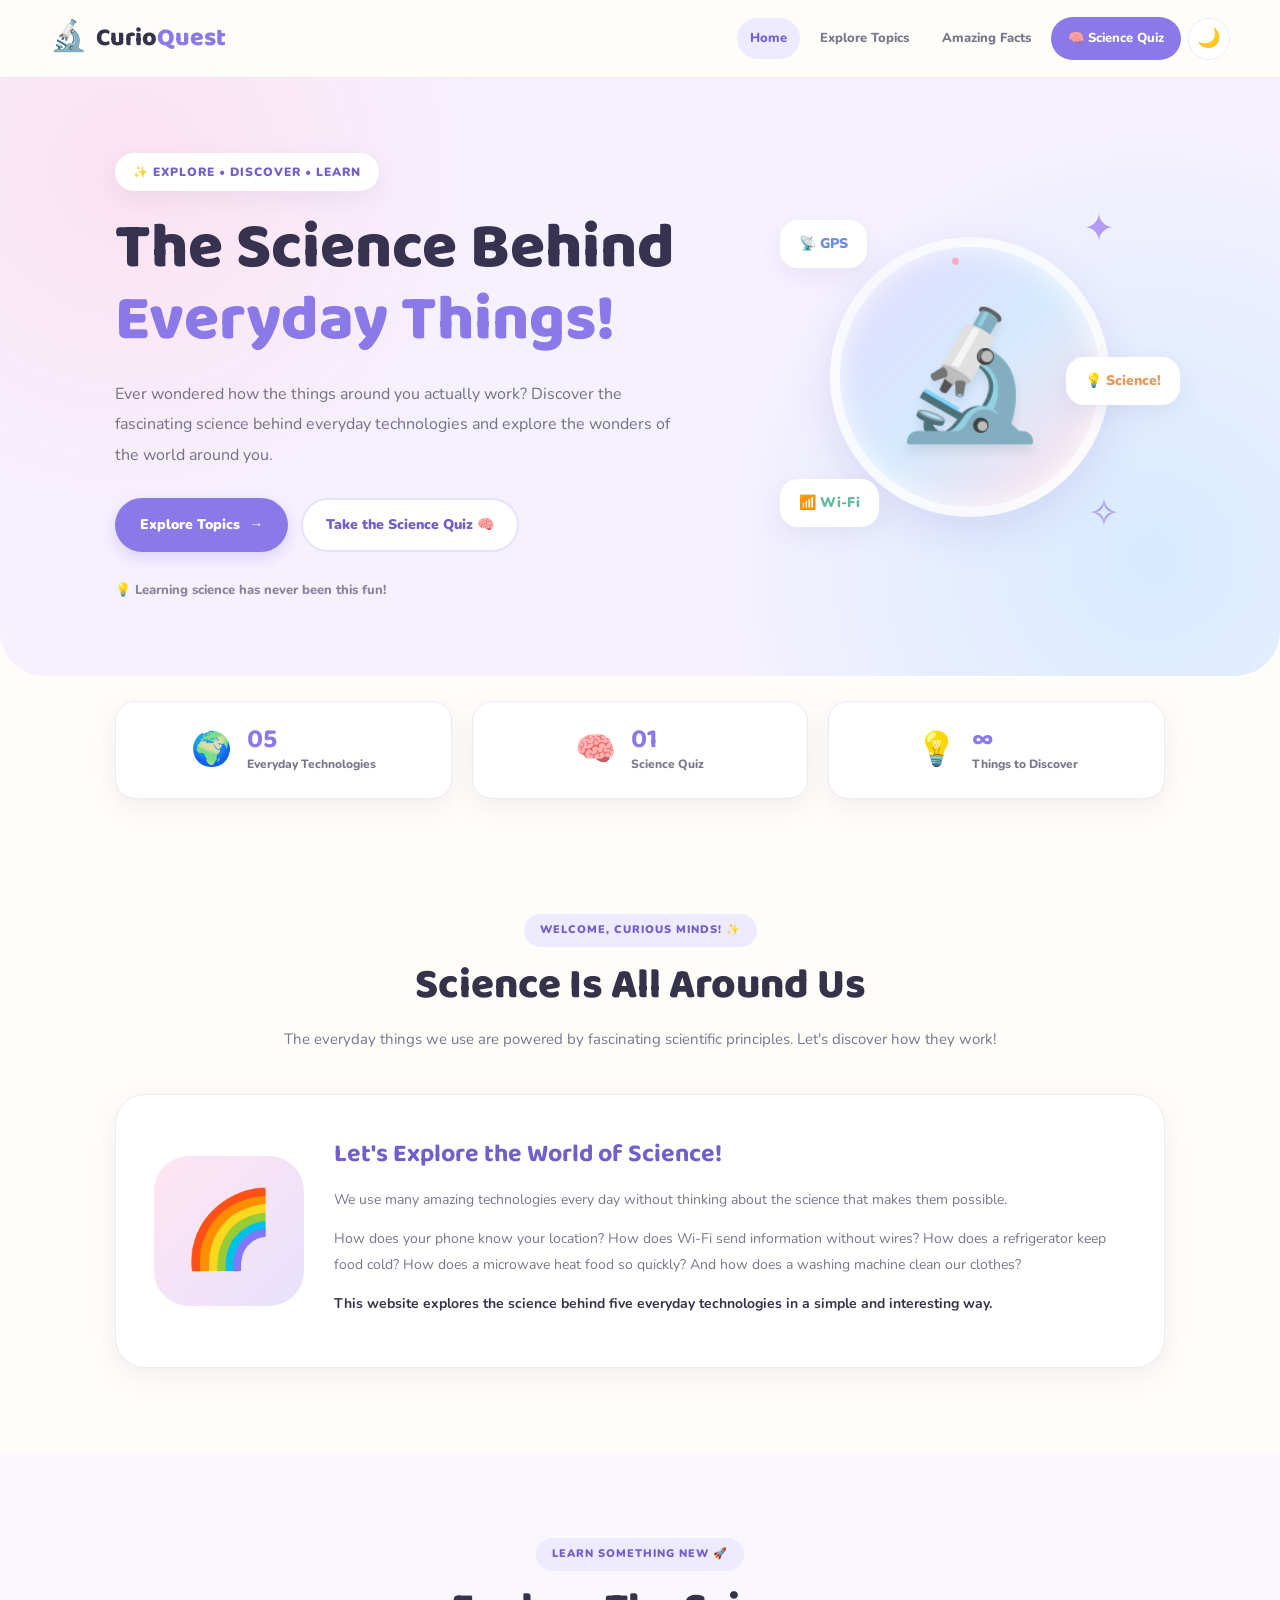
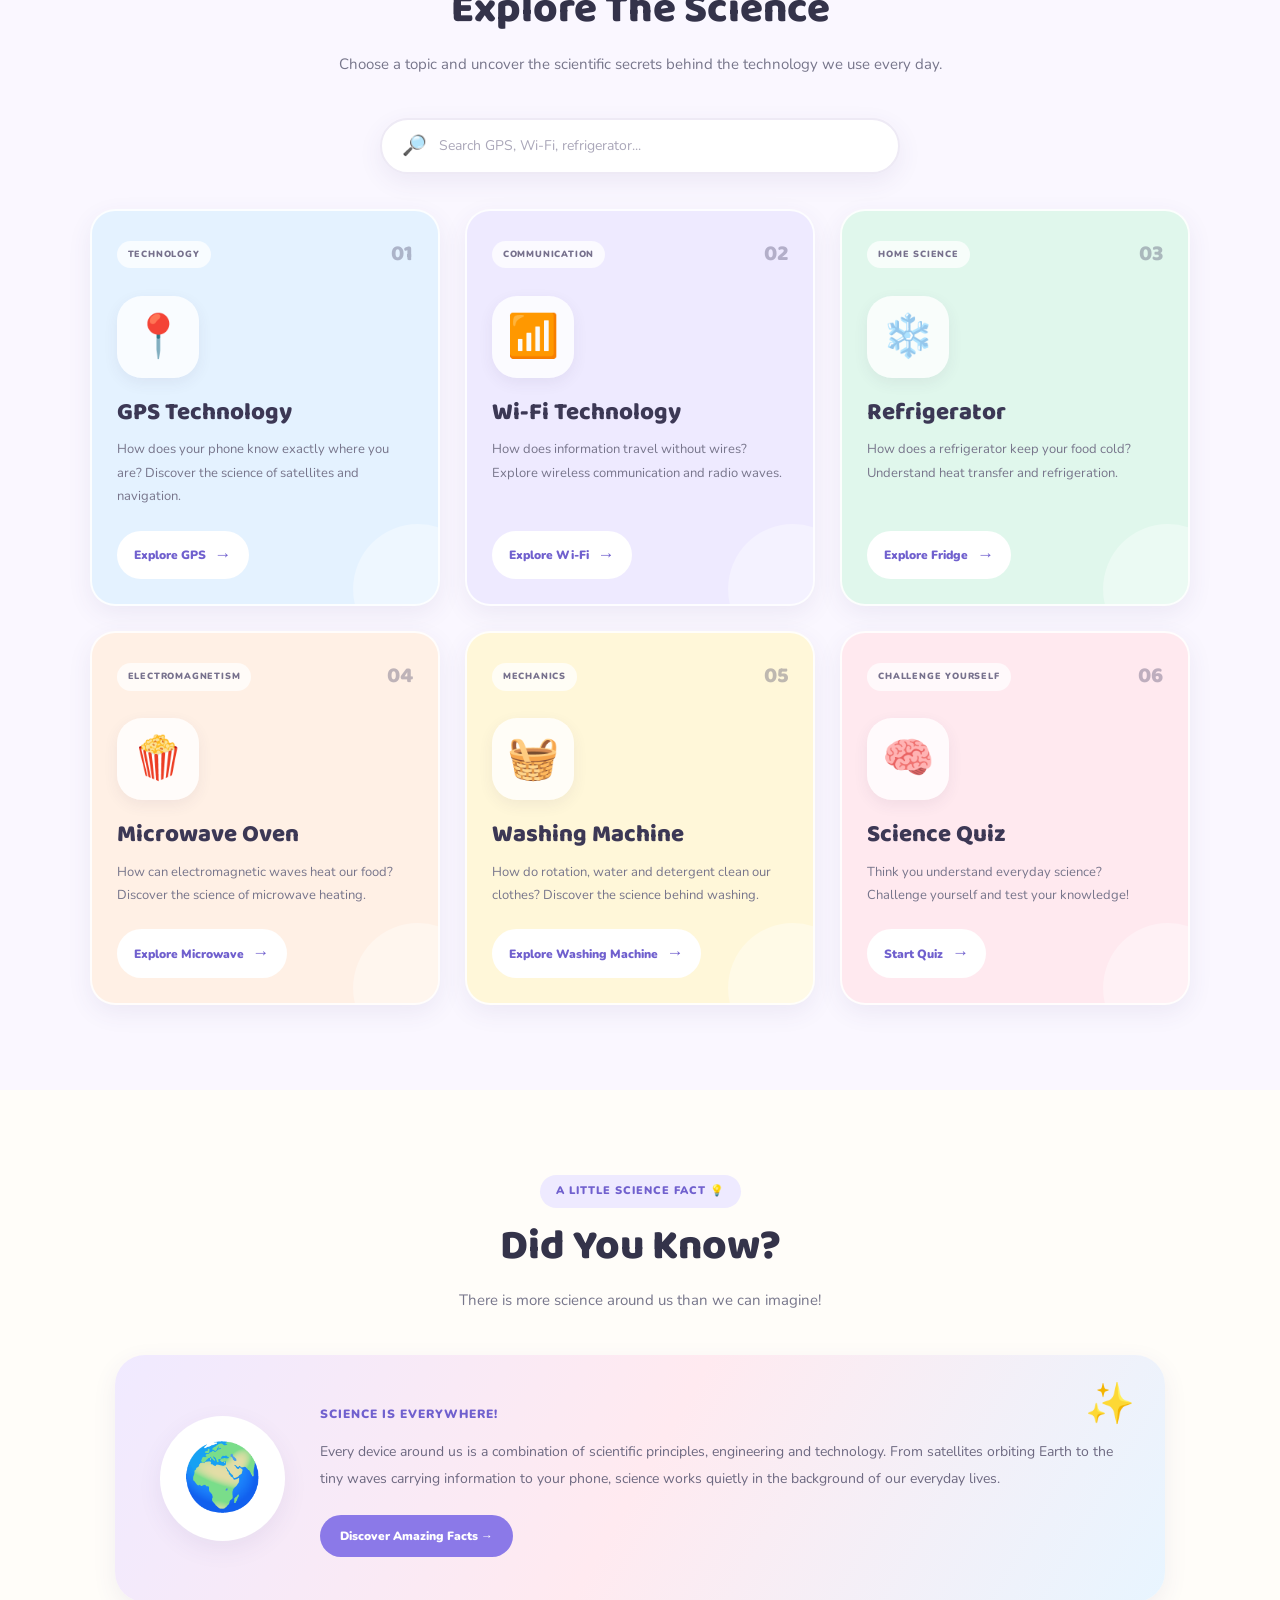
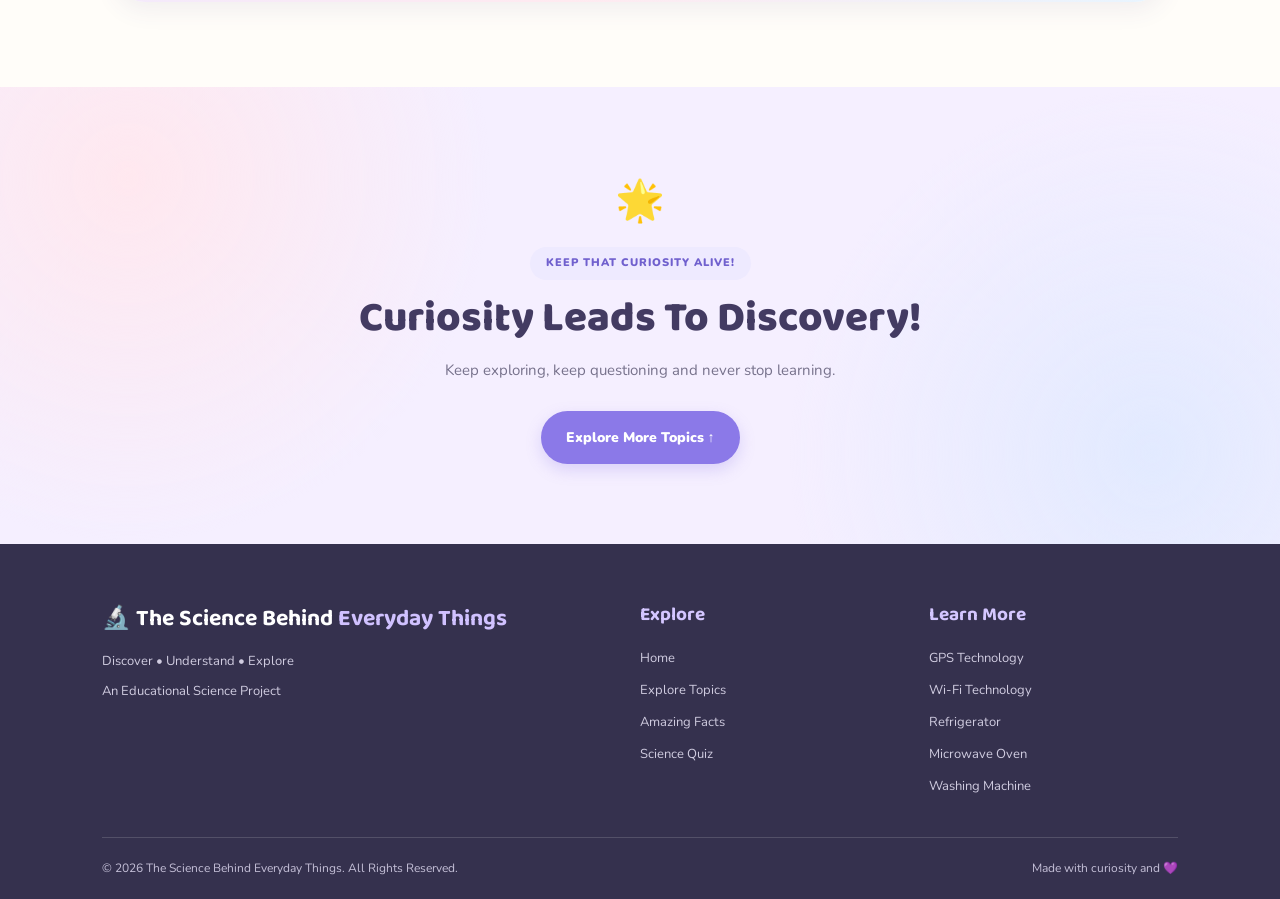
<file: index.html>
<!DOCTYPE html>
<html lang="en">
<head>
    <meta charset="UTF-8">
    <meta name="viewport" content="width=device-width, initial-scale=1.0">

    <title>The Science Behind Everyday Things</title>
    <meta name="description" content="Discover the fascinating science behind GPS, Wi-Fi, refrigerators, microwave ovens and washing machines.">

    <link rel="preconnect" href="https://fonts.googleapis.com">
    <link rel="preconnect" href="https://fonts.gstatic.com" crossorigin>
    <link href="https://fonts.googleapis.com/css2?family=Baloo+2:wght@400;500;600;700;800&family=Nunito:wght@400;500;600;700;800;900&display=swap" rel="stylesheet">

    <link rel="stylesheet" href="style.css">
</head>

<body>

    <!-- SCROLL PROGRESS -->
    <div class="reading-progress" id="readingProgress"></div>

    <!-- NAVIGATION -->
    <header class="site-header">
        <nav class="navbar">

            <a href="index.html" class="logo">
                <span class="logo-icon">🔬</span>
                <span>Curio<span class="logo-highlight">Quest</span></span>
            </a>

            <button class="menu-toggle" id="menuToggle" aria-label="Toggle navigation">
                ☰
            </button>

            <div class="nav-links" id="navLinks">
                <a href="index.html" class="active">Home</a>
                <a href="#topics">Explore Topics</a>
                <a href="amazing-facts.html">Amazing Facts</a>
                <a href="quiz.html" class="nav-quiz">🧠 Science Quiz</a>

                <button class="theme-toggle" id="themeToggle" aria-label="Switch colour theme">
                    🌙
                </button>
            </div>

        </nav>
    </header>


    <main>

        <!-- HERO SECTION -->
        <section class="hero">

            <div class="hero-content reveal">

                <span class="hero-tag">
                    ✨ EXPLORE • DISCOVER • LEARN
                </span>

                <h1>
                    The Science Behind
                    <span>Everyday Things!</span>
                </h1>

                <p>
                    Ever wondered how the things around you actually work?
                    Discover the fascinating science behind everyday
                    technologies and explore the wonders of the world
                    around you.
                </p>

                <div class="hero-buttons">

                    <a href="#topics" class="btn btn-primary">
                        Explore Topics <span>→</span>
                    </a>

                    <a href="quiz.html" class="btn btn-secondary">
                        Take the Science Quiz 🧠
                    </a>

                </div>

                <div class="hero-note">
                    💡 Learning science has never been this fun!
                </div>

            </div>


            <div class="hero-art reveal">

                <div class="floating-shape shape-one">✦</div>
                <div class="floating-shape shape-two">✧</div>
                <div class="floating-shape shape-three">●</div>

                <div class="science-circle">
                    <div class="science-emoji">🔬</div>
                </div>

                <div class="floating-card floating-card-one">
                    📡 GPS
                </div>

                <div class="floating-card floating-card-two">
                    📶 Wi-Fi
                </div>

                <div class="floating-card floating-card-three">
                    💡 Science!
                </div>

            </div>

        </section>


        <!-- QUICK STATS -->
        <section class="stats-section">

            <div class="stats-container">

                <div class="stat-item reveal">
                    <span class="stat-icon">🌍</span>
                    <div>
                        <h3>05</h3>
                        <p>Everyday Technologies</p>
                    </div>
                </div>

                <div class="stat-item reveal">
                    <span class="stat-icon">🧠</span>
                    <div>
                        <h3>01</h3>
                        <p>Science Quiz</p>
                    </div>
                </div>

                <div class="stat-item reveal">
                    <span class="stat-icon">💡</span>
                    <div>
                        <h3>∞</h3>
                        <p>Things to Discover</p>
                    </div>
                </div>

            </div>

        </section>


        <!-- INTRODUCTION -->
        <section class="intro-section section-padding">

            <div class="section-heading reveal">

                <span class="section-tag">WELCOME, CURIOUS MINDS! ✨</span>

                <h2>Science Is All Around Us</h2>

                <p>
                    The everyday things we use are powered by fascinating
                    scientific principles. Let's discover how they work!
                </p>

            </div>


            <div class="intro-box reveal">

                <div class="intro-illustration">
                    🌈
                </div>

                <div class="intro-content">

                    <h3>Let's Explore the World of Science!</h3>

                    <p>
                        We use many amazing technologies every day without
                        thinking about the science that makes them possible.
                    </p>

                    <p>
                        How does your phone know your location?
                        How does Wi-Fi send information without wires?
                        How does a refrigerator keep food cold?
                        How does a microwave heat food so quickly?
                        And how does a washing machine clean our clothes?
                    </p>

                    <p>
                        <strong>
                            This website explores the science behind five
                            everyday technologies in a simple and interesting way.
                        </strong>
                    </p>

                </div>

            </div>

        </section>


        <!-- EXPLORE TOPICS -->
        <section class="topics-section section-padding" id="topics">

            <div class="section-heading reveal">

                <span class="section-tag">LEARN SOMETHING NEW 🚀</span>

                <h2>Explore The Science</h2>

                <p>
                    Choose a topic and uncover the scientific secrets
                    behind the technology we use every day.
                </p>

            </div>


            <!-- SEARCH -->
            <div class="search-container reveal">

                <span class="search-icon">🔎</span>

                <input
                    type="search"
                    id="topicSearch"
                    placeholder="Search GPS, Wi-Fi, refrigerator..."
                    aria-label="Search science topics"
                >

            </div>


            <div class="topics-grid" id="topicsGrid">


                <!-- GPS -->
                <article class="topic-card pastel-blue reveal" data-search="gps technology satellite navigation location">

                    <div class="card-top">
                        <span class="card-category">TECHNOLOGY</span>
                        <span class="card-number">01</span>
                    </div>

                    <div class="topic-icon">📍</div>

                    <h3>GPS Technology</h3>

                    <p>
                        How does your phone know exactly where you are?
                        Discover the science of satellites and navigation.
                    </p>

                    <a href="gps.html" class="topic-link">
                        Explore GPS <span>→</span>
                    </a>

                </article>


                <!-- WIFI -->
                <article class="topic-card pastel-purple reveal" data-search="wifi wireless router internet radio waves communication">

                    <div class="card-top">
                        <span class="card-category">COMMUNICATION</span>
                        <span class="card-number">02</span>
                    </div>

                    <div class="topic-icon">📶</div>

                    <h3>Wi-Fi Technology</h3>

                    <p>
                        How does information travel without wires?
                        Explore wireless communication and radio waves.
                    </p>

                    <a href="wifi.html" class="topic-link">
                        Explore Wi-Fi <span>→</span>
                    </a>

                </article>


                <!-- REFRIGERATOR -->
                <article class="topic-card pastel-mint reveal" data-search="refrigerator fridge cooling heat transfer refrigeration">

                    <div class="card-top">
                        <span class="card-category">HOME SCIENCE</span>
                        <span class="card-number">03</span>
                    </div>

                    <div class="topic-icon">❄️</div>

                    <h3>Refrigerator</h3>

                    <p>
                        How does a refrigerator keep your food cold?
                        Understand heat transfer and refrigeration.
                    </p>

                    <a href="fridge.html" class="topic-link">
                        Explore Fridge <span>→</span>
                    </a>

                </article>


                <!-- MICROWAVE -->
                <article class="topic-card pastel-peach reveal" data-search="microwave oven electromagnetic waves heating food magnetron">

                    <div class="card-top">
                        <span class="card-category">ELECTROMAGNETISM</span>
                        <span class="card-number">04</span>
                    </div>

                    <div class="topic-icon">🍿</div>

                    <h3>Microwave Oven</h3>

                    <p>
                        How can electromagnetic waves heat our food?
                        Discover the science of microwave heating.
                    </p>

                    <a href="microwave.html" class="topic-link">
                        Explore Microwave <span>→</span>
                    </a>

                </article>


                <!-- WASHING MACHINE -->
                <article class="topic-card pastel-yellow reveal" data-search="washing machine clothes cleaning rotation detergent centrifugal">

                    <div class="card-top">
                        <span class="card-category">MECHANICS</span>
                        <span class="card-number">05</span>
                    </div>

                    <div class="topic-icon">🧺</div>

                    <h3>Washing Machine</h3>

                    <p>
                        How do rotation, water and detergent clean
                        our clothes? Discover the science behind washing.
                    </p>

                    <a href="washing-machine.html" class="topic-link">
                        Explore Washing Machine <span>→</span>
                    </a>

                </article>


                <!-- QUIZ -->
                <article class="topic-card pastel-pink reveal" data-search="science quiz questions knowledge test easy medium difficult">

                    <div class="card-top">
                        <span class="card-category">CHALLENGE YOURSELF</span>
                        <span class="card-number">06</span>
                    </div>

                    <div class="topic-icon">🧠</div>

                    <h3>Science Quiz</h3>

                    <p>
                        Think you understand everyday science?
                        Challenge yourself and test your knowledge!
                    </p>

                    <a href="quiz.html" class="topic-link">
                        Start Quiz <span>→</span>
                    </a>

                </article>


            </div>

            <p class="no-results" id="noResults" hidden>
                Oops! No matching topic found. Try another search. 🔍
            </p>

        </section>


        <!-- DID YOU KNOW -->
        <section class="facts-section section-padding">

            <div class="section-heading reveal">

                <span class="section-tag">A LITTLE SCIENCE FACT 💡</span>

                <h2>Did You Know?</h2>

                <p>
                    There is more science around us than we can imagine!
                </p>

            </div>


            <div class="fact-box reveal">

                <div class="fact-decoration">✨</div>

                <div class="fact-icon">🌍</div>

                <div class="fact-content">

                    <span class="fact-label">SCIENCE IS EVERYWHERE!</span>

                    <p>
                        Every device around us is a combination of scientific
                        principles, engineering and technology.

                        From satellites orbiting Earth to the tiny waves
                        carrying information to your phone, science works
                        quietly in the background of our everyday lives.
                    </p>

                    <a href="amazing-facts.html" class="fact-button">
                        Discover Amazing Facts →
                    </a>

                </div>

            </div>

        </section>


        <!-- CLOSING SECTION -->
        <section class="closing-section">

            <div class="closing-decoration">🌟</div>

            <span class="section-tag">KEEP THAT CURIOSITY ALIVE!</span>

            <h2>Curiosity Leads To Discovery!</h2>

            <p>
                Keep exploring, keep questioning and never stop learning.
            </p>

            <a href="#topics" class="btn btn-primary">
                Explore More Topics ↑
            </a>

        </section>

    </main>


    <!-- FOOTER -->
    <footer class="site-footer">

        <div class="footer-main">

            <div class="footer-brand">

                <h3>🔬 The Science Behind <span>Everyday Things</span></h3>

                <p>Discover • Understand • Explore</p>

                <p>An Educational Science Project</p>

            </div>


            <div class="footer-links">

                <h4>Explore</h4>

                <a href="index.html">Home</a>
                <a href="#topics">Explore Topics</a>
                <a href="amazing-facts.html">Amazing Facts</a>
                <a href="quiz.html">Science Quiz</a>

            </div>


            <div class="footer-links">

                <h4>Learn More</h4>

                <a href="gps.html">GPS Technology</a>
                <a href="wifi.html">Wi-Fi Technology</a>
                <a href="fridge.html">Refrigerator</a>
                <a href="microwave.html">Microwave Oven</a>
                <a href="washing-machine.html">Washing Machine</a>

            </div>

        </div>


        <div class="footer-bottom">

            <p class="copyright">
                © 2026 The Science Behind Everyday Things. All Rights Reserved.
            </p>

            <p>Made with curiosity and 💜</p>

        </div>

    </footer>


    <!-- BACK TO TOP -->
    <button id="backToTop" class="back-to-top" aria-label="Back to top">
        ↑
    </button>


    <!-- HOMEPAGE INTERACTIONS -->
    <script>

        // DARK / LIGHT THEME

        const themeToggle = document.getElementById("themeToggle");

        const savedTheme = localStorage.getItem("scienceTheme");

        if (savedTheme === "dark") {
            document.body.classList.add("dark-theme");
            themeToggle.textContent = "☀️";
        }

        themeToggle.addEventListener("click", function () {

            document.body.classList.toggle("dark-theme");

            const isDark = document.body.classList.contains("dark-theme");

            themeToggle.textContent = isDark ? "☀️" : "🌙";

            localStorage.setItem("scienceTheme", isDark ? "dark" : "light");

        });


        // MOBILE NAVIGATION

        const menuToggle = document.getElementById("menuToggle");
        const navLinks = document.getElementById("navLinks");

        menuToggle.addEventListener("click", function () {

            navLinks.classList.toggle("show-menu");

            menuToggle.textContent =
                navLinks.classList.contains("show-menu") ? "✕" : "☰";

        });

        navLinks.querySelectorAll("a").forEach(function (link) {

            link.addEventListener("click", function () {
                navLinks.classList.remove("show-menu");
                menuToggle.textContent = "☰";
            });

        });


        // TOPIC SEARCH

        const topicSearch = document.getElementById("topicSearch");
        const topicCards = document.querySelectorAll(".topic-card");
        const noResults = document.getElementById("noResults");

        topicSearch.addEventListener("input", function () {

            const searchText = topicSearch.value.toLowerCase().trim();

            let visibleCount = 0;

            topicCards.forEach(function (card) {

                const searchData =
                    card.innerText.toLowerCase() + " " +
                    card.dataset.search.toLowerCase();

                const matches = searchData.includes(searchText);

                card.style.display = matches ? "flex" : "none";

                if (matches) {
                    visibleCount++;
                }

            });

            noResults.hidden = visibleCount !== 0;

        });


        // READING PROGRESS BAR

        const readingProgress =
            document.getElementById("readingProgress");

        function updateReadingProgress() {

            const scrollableHeight =
                document.documentElement.scrollHeight - window.innerHeight;

            const progress = scrollableHeight > 0
                ? (window.scrollY / scrollableHeight) * 100
                : 0;

            readingProgress.style.width = progress + "%";

        }


        // BACK TO TOP BUTTON

        const backToTop = document.getElementById("backToTop");

        window.addEventListener("scroll", function () {

            updateReadingProgress();

            backToTop.classList.toggle(
                "show",
                window.scrollY > 400
            );

        }, { passive: true });

        backToTop.addEventListener("click", function () {

            window.scrollTo({
                top: 0,
                behavior: "smooth"
            });

        });


        // SCROLL REVEAL ANIMATIONS

        const revealElements = document.querySelectorAll(".reveal");

        if ("IntersectionObserver" in window) {

            const observer = new IntersectionObserver(function (entries) {

                entries.forEach(function (entry) {

                    if (entry.isIntersecting) {

                        entry.target.classList.add("visible");

                        observer.unobserve(entry.target);

                    }

                });

            }, {
                threshold: 0.12
            });

            revealElements.forEach(function (element) {
                observer.observe(element);
            });

        } else {

            revealElements.forEach(function (element) {
                element.classList.add("visible");
            });

        }


        // INITIAL PROGRESS

        updateReadingProgress();

    </script>

</body>
</html>
</file>
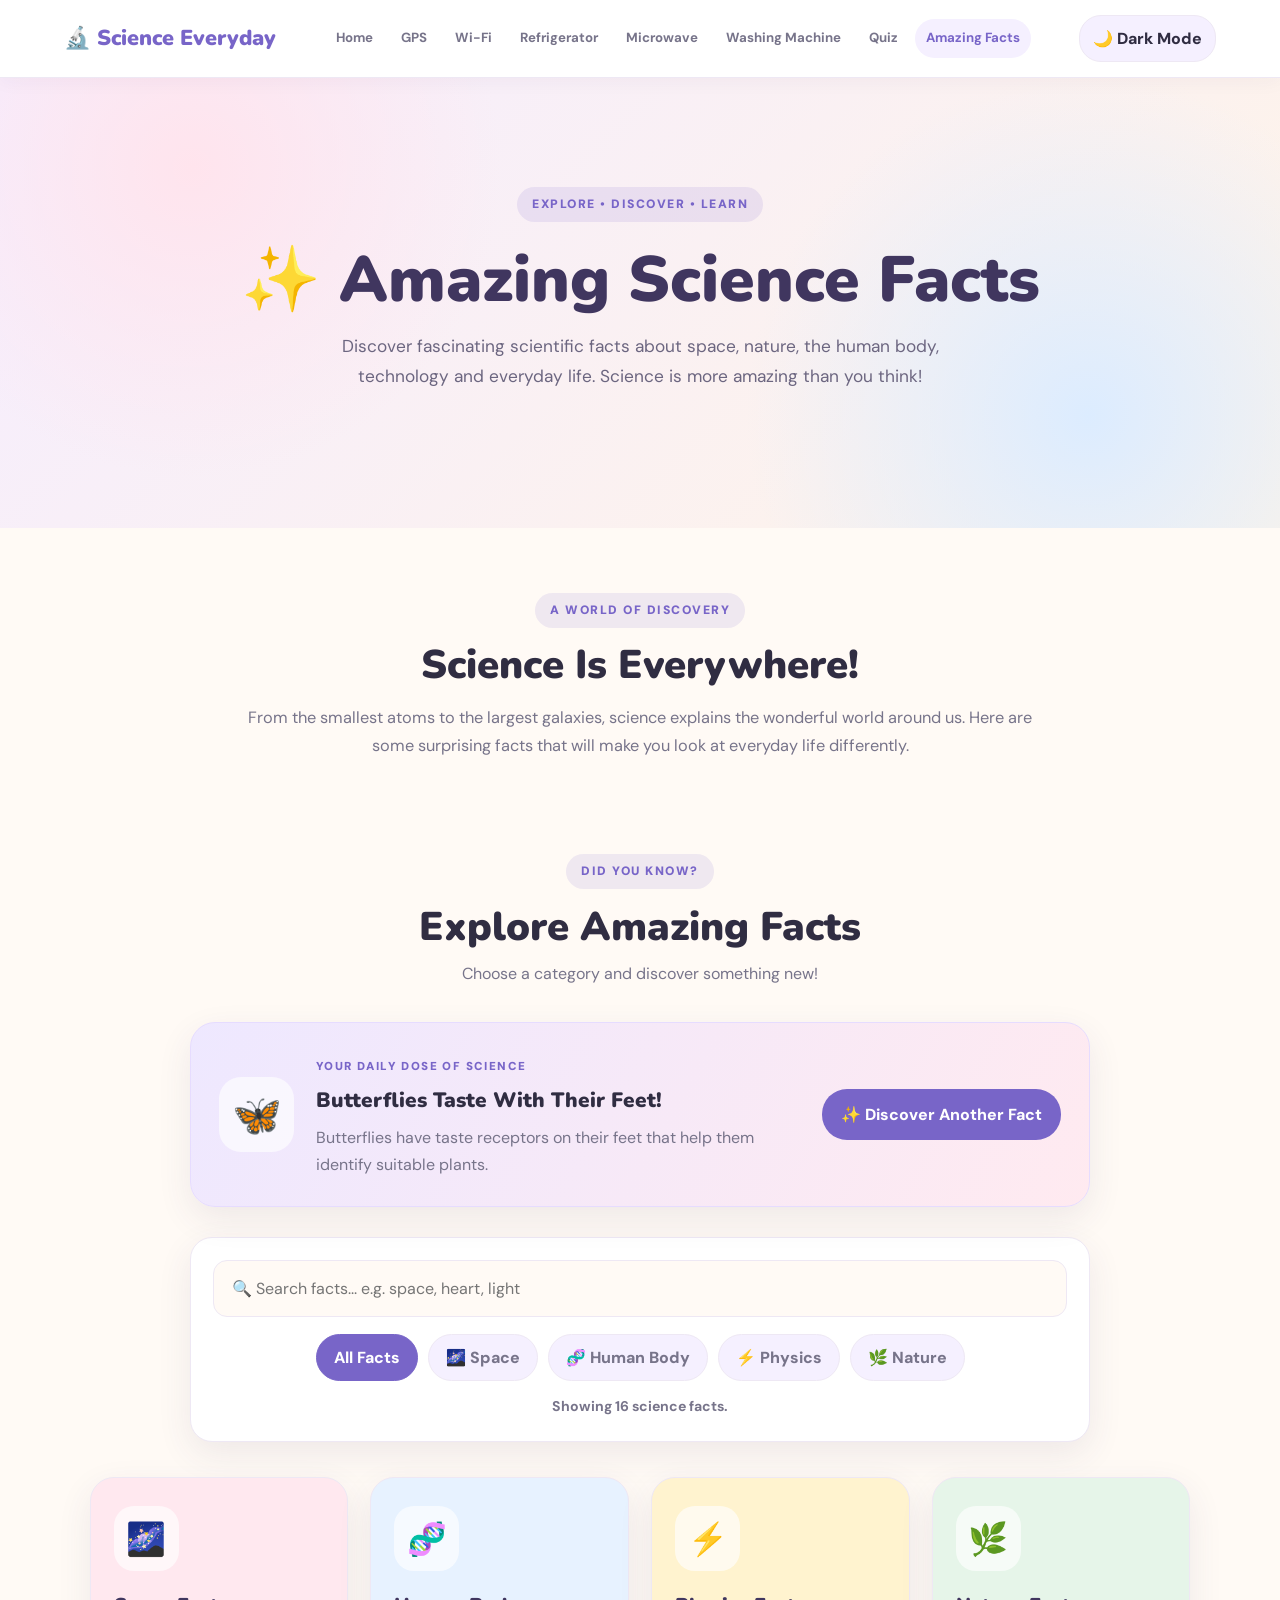
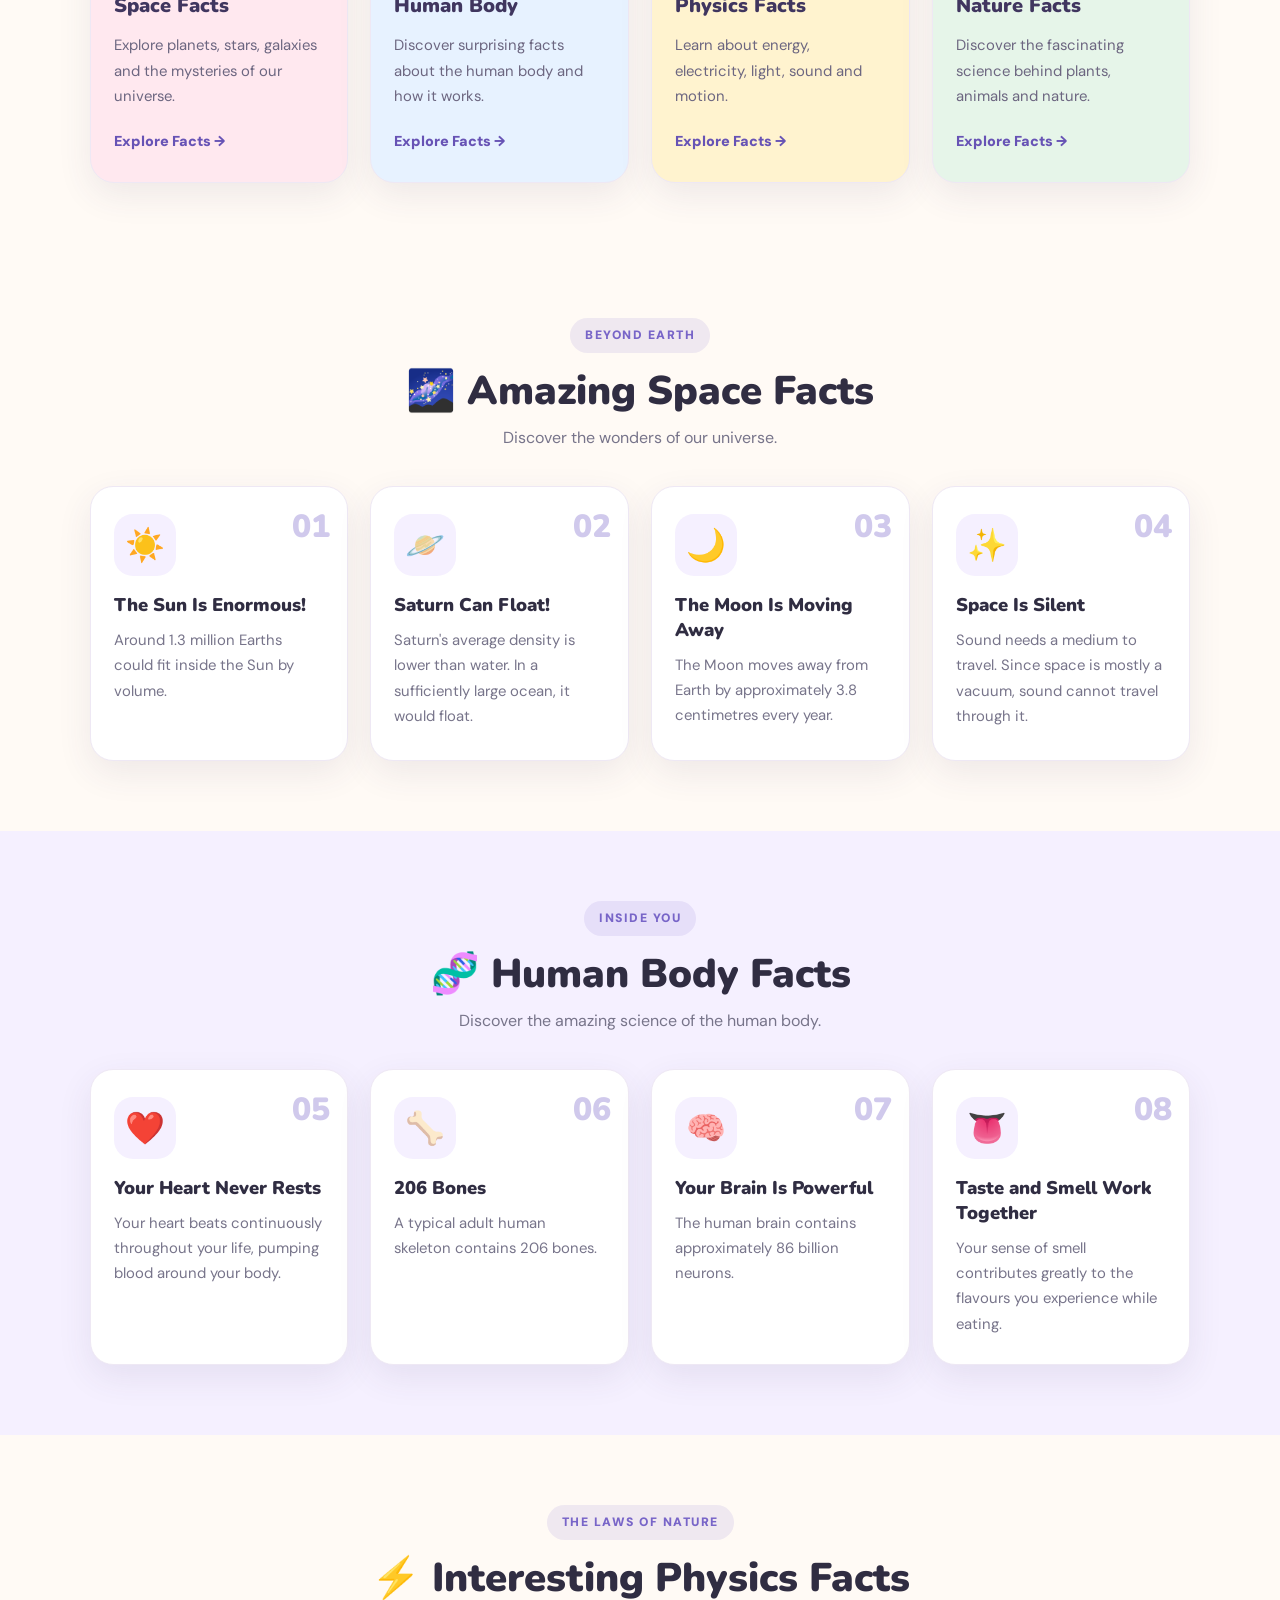
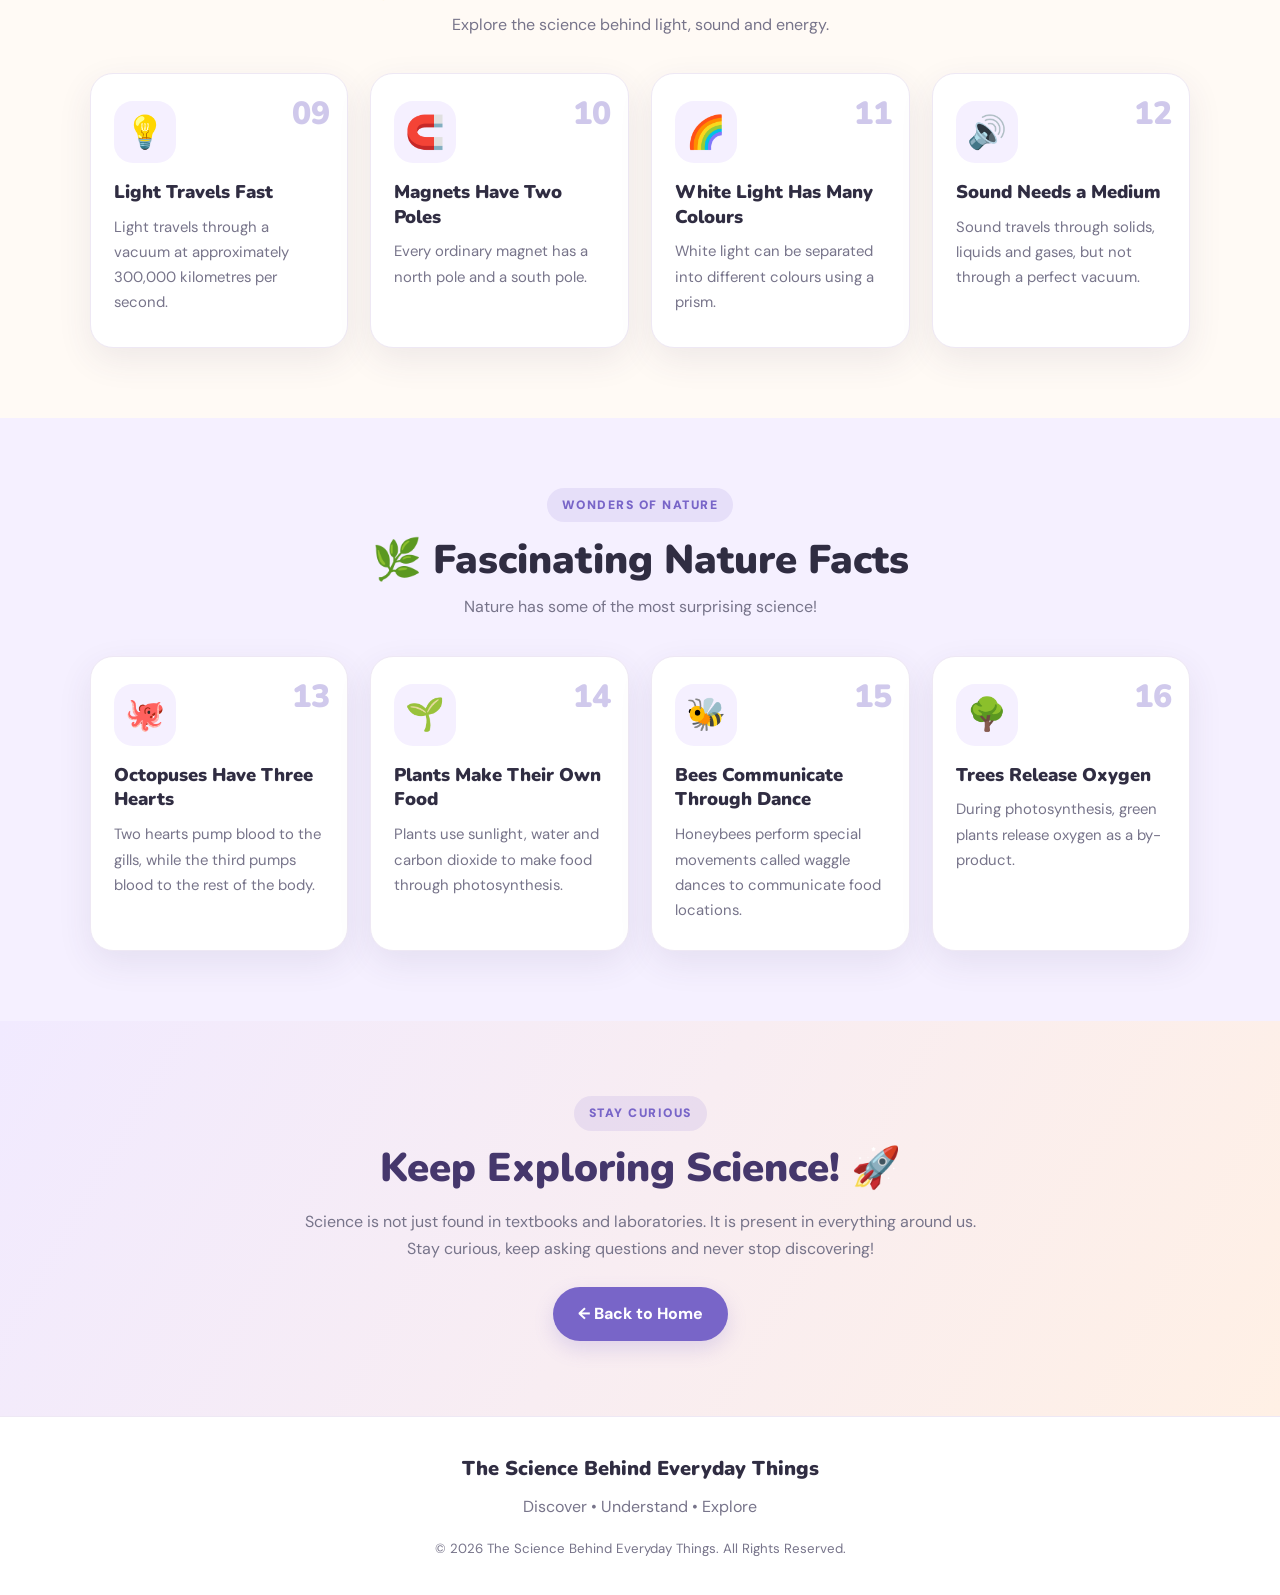
<file: amazing-facts.html>
<!DOCTYPE html>
<html lang="en">

<head>
    <meta charset="UTF-8">
    <meta name="viewport" content="width=device-width, initial-scale=1.0">

    <title>Amazing Science Facts | The Science Behind Everyday Things</title>

    <link rel="preconnect" href="https://fonts.googleapis.com">
    <link rel="preconnect" href="https://fonts.gstatic.com" crossorigin>

    <link href="https://fonts.googleapis.com/css2?family=DM+Sans:wght@400;500;600;700;800&family=Nunito:wght@400;500;600;700;800;900&display=swap" rel="stylesheet">

    <link rel="stylesheet" href="facts.css">
</head>

<body>

    <!-- NAVIGATION -->
    <nav class="navbar">

        <a href="index.html" class="logo">🔬 Science Everyday</a>

        <ul class="nav-links">
            <li><a href="index.html">Home</a></li>
            <li><a href="gps.html">GPS</a></li>
            <li><a href="wifi.html">Wi-Fi</a></li>
            <li><a href="fridge.html">Refrigerator</a></li>
            <li><a href="microwave.html">Microwave</a></li>
            <li><a href="washing-machine.html">Washing Machine</a></li>
            <li><a href="quiz.html">Quiz</a></li>
            <li><a href="amazing-facts.html" class="active">Amazing Facts</a></li>
        </ul>

        <button id="theme-toggle" class="theme-toggle" type="button">
            🌙 Dark Mode
        </button>

    </nav>


    <!-- HERO SECTION -->
    <header class="hero">

        <div class="hero-content">

            <span class="hero-tag">EXPLORE • DISCOVER • LEARN</span>

            <h1>✨ Amazing Science Facts</h1>

            <p>
                Discover fascinating scientific facts about space,
                nature, the human body, technology and everyday life.
                Science is more amazing than you think!
            </p>

           
        </div>

    </header>


    <!-- INTRODUCTION -->
    <section class="intro-section">

        <span class="section-tag">A WORLD OF DISCOVERY</span>

        <h2>Science Is Everywhere!</h2>

        <p>
            From the smallest atoms to the largest galaxies,
            science explains the wonderful world around us.
            Here are some surprising facts that will make you
            look at everyday life differently.
        </p>

    </section>


    <!-- AMAZING FACTS SECTION -->
    <section class="facts-section" id="facts">

        <div class="section-heading">

            <span class="section-tag">DID YOU KNOW?</span>

            <h2>Explore Amazing Facts</h2>

            <p>Choose a category and discover something new!</p>

        </div>


        <!-- RANDOM FACT GENERATOR -->
        <div class="random-fact-box">

            <div class="random-icon" id="random-icon">🔬</div>

            <div class="random-fact-content">

                <span class="random-fact-label">
                    YOUR DAILY DOSE OF SCIENCE
                </span>

                <h3 id="random-fact-title">
                    Ready for a surprising fact?
                </h3>

                <p id="random-fact-text">
                    Click the button to discover something amazing!
                </p>

            </div>

            <button id="random-btn" type="button">
                ✨ Discover Another Fact
            </button>

        </div>


        <!-- SEARCH AND FILTER -->
        <div class="facts-tools">

            <input
                type="search"
                id="facts-search"
                class="facts-search"
                placeholder="🔍 Search facts... e.g. space, heart, light"
                aria-label="Search science facts"
            >

            <div class="filter-buttons">

                <button class="filter-btn active" data-filter="all">
                    All Facts
                </button>

                <button class="filter-btn" data-filter="space-facts">
                    🌌 Space
                </button>

                <button class="filter-btn" data-filter="body-facts">
                    🧬 Human Body
                </button>

                <button class="filter-btn" data-filter="physics-facts">
                    ⚡ Physics
                </button>

                <button class="filter-btn" data-filter="nature-facts">
                    🌿 Nature
                </button>

            </div>

            <p id="facts-result-count" aria-live="polite">
                Showing 16 science facts.
            </p>

        </div>


        <!-- CATEGORY CARDS -->
        <div class="category-grid">

            <div class="category-card">

                <div class="category-icon">🌌</div>

                <h3>Space Facts</h3>

                <p>
                    Explore planets, stars, galaxies and the mysteries
                    of our universe.
                </p>

                <a href="#space-facts">Explore Facts →</a>

            </div>


            <div class="category-card">

                <div class="category-icon">🧬</div>

                <h3>Human Body</h3>

                <p>
                    Discover surprising facts about the human body
                    and how it works.
                </p>

                <a href="#body-facts">Explore Facts →</a>

            </div>


            <div class="category-card">

                <div class="category-icon">⚡</div>

                <h3>Physics Facts</h3>

                <p>
                    Learn about energy, electricity, light, sound
                    and motion.
                </p>

                <a href="#physics-facts">Explore Facts →</a>

            </div>


            <div class="category-card">

                <div class="category-icon">🌿</div>

                <h3>Nature Facts</h3>

                <p>
                    Discover the fascinating science behind plants,
                    animals and nature.
                </p>

                <a href="#nature-facts">Explore Facts →</a>

            </div>

        </div>

    </section>


    <!-- SPACE FACTS -->
    <section class="fact-category" id="space-facts">

        <div class="section-heading">

            <span class="section-tag">BEYOND EARTH</span>

            <h2>🌌 Amazing Space Facts</h2>

            <p>Discover the wonders of our universe.</p>

        </div>

        <div class="fact-grid">

            <div class="fact-card">
                <div class="fact-number">01</div>
                <div class="fact-icon">☀️</div>
                <h3>The Sun Is Enormous!</h3>
                <p>
                    Around 1.3 million Earths could fit inside the Sun
                    by volume.
                </p>
            </div>

            <div class="fact-card">
                <div class="fact-number">02</div>
                <div class="fact-icon">🪐</div>
                <h3>Saturn Can Float!</h3>
                <p>
                    Saturn's average density is lower than water.
                    In a sufficiently large ocean, it would float.
                </p>
            </div>

            <div class="fact-card">
                <div class="fact-number">03</div>
                <div class="fact-icon">🌙</div>
                <h3>The Moon Is Moving Away</h3>
                <p>
                    The Moon moves away from Earth by approximately
                    3.8 centimetres every year.
                </p>
            </div>

            <div class="fact-card">
                <div class="fact-number">04</div>
                <div class="fact-icon">✨</div>
                <h3>Space Is Silent</h3>
                <p>
                    Sound needs a medium to travel. Since space is
                    mostly a vacuum, sound cannot travel through it.
                </p>
            </div>

        </div>

    </section>


    <!-- HUMAN BODY FACTS -->
    <section class="fact-category alternate-section" id="body-facts">

        <div class="section-heading">

            <span class="section-tag">INSIDE YOU</span>

            <h2>🧬 Human Body Facts</h2>

            <p>Discover the amazing science of the human body.</p>

        </div>

        <div class="fact-grid">

            <div class="fact-card">
                <div class="fact-number">05</div>
                <div class="fact-icon">❤️</div>
                <h3>Your Heart Never Rests</h3>
                <p>
                    Your heart beats continuously throughout your life,
                    pumping blood around your body.
                </p>
            </div>

            <div class="fact-card">
                <div class="fact-number">06</div>
                <div class="fact-icon">🦴</div>
                <h3>206 Bones</h3>
                <p>
                    A typical adult human skeleton contains
                    206 bones.
                </p>
            </div>

            <div class="fact-card">
                <div class="fact-number">07</div>
                <div class="fact-icon">🧠</div>
                <h3>Your Brain Is Powerful</h3>
                <p>
                    The human brain contains approximately
                    86 billion neurons.
                </p>
            </div>

            <div class="fact-card">
                <div class="fact-number">08</div>
                <div class="fact-icon">👅</div>
                <h3>Taste and Smell Work Together</h3>
                <p>
                    Your sense of smell contributes greatly to
                    the flavours you experience while eating.
                </p>
            </div>

        </div>

    </section>


    <!-- PHYSICS FACTS -->
    <section class="fact-category" id="physics-facts">

        <div class="section-heading">

            <span class="section-tag">THE LAWS OF NATURE</span>

            <h2>⚡ Interesting Physics Facts</h2>

            <p>Explore the science behind light, sound and energy.</p>

        </div>

        <div class="fact-grid">

            <div class="fact-card">
                <div class="fact-number">09</div>
                <div class="fact-icon">💡</div>
                <h3>Light Travels Fast</h3>
                <p>
                    Light travels through a vacuum at approximately
                    300,000 kilometres per second.
                </p>
            </div>

            <div class="fact-card">
                <div class="fact-number">10</div>
                <div class="fact-icon">🧲</div>
                <h3>Magnets Have Two Poles</h3>
                <p>
                    Every ordinary magnet has a north pole and
                    a south pole.
                </p>
            </div>

            <div class="fact-card">
                <div class="fact-number">11</div>
                <div class="fact-icon">🌈</div>
                <h3>White Light Has Many Colours</h3>
                <p>
                    White light can be separated into different
                    colours using a prism.
                </p>
            </div>

            <div class="fact-card">
                <div class="fact-number">12</div>
                <div class="fact-icon">🔊</div>
                <h3>Sound Needs a Medium</h3>
                <p>
                    Sound travels through solids, liquids and gases,
                    but not through a perfect vacuum.
                </p>
            </div>

        </div>

    </section>


    <!-- NATURE FACTS -->
    <section class="fact-category alternate-section" id="nature-facts">

        <div class="section-heading">

            <span class="section-tag">WONDERS OF NATURE</span>

            <h2>🌿 Fascinating Nature Facts</h2>

            <p>Nature has some of the most surprising science!</p>

        </div>

        <div class="fact-grid">

            <div class="fact-card">
                <div class="fact-number">13</div>
                <div class="fact-icon">🐙</div>
                <h3>Octopuses Have Three Hearts</h3>
                <p>
                    Two hearts pump blood to the gills, while
                    the third pumps blood to the rest of the body.
                </p>
            </div>

            <div class="fact-card">
                <div class="fact-number">14</div>
                <div class="fact-icon">🌱</div>
                <h3>Plants Make Their Own Food</h3>
                <p>
                    Plants use sunlight, water and carbon dioxide
                    to make food through photosynthesis.
                </p>
            </div>

            <div class="fact-card">
                <div class="fact-number">15</div>
                <div class="fact-icon">🐝</div>
                <h3>Bees Communicate Through Dance</h3>
                <p>
                    Honeybees perform special movements called
                    waggle dances to communicate food locations.
                </p>
            </div>

            <div class="fact-card">
                <div class="fact-number">16</div>
                <div class="fact-icon">🌳</div>
                <h3>Trees Release Oxygen</h3>
                <p>
                    During photosynthesis, green plants release
                    oxygen as a by-product.
                </p>
            </div>

        </div>

    </section>


    <!-- FINAL MESSAGE -->
    <section class="conclusion">

        <span class="section-tag">STAY CURIOUS</span>

        <h2>Keep Exploring Science! 🚀</h2>

        <p>
            Science is not just found in textbooks and laboratories.
            It is present in everything around us. Stay curious,
            keep asking questions and never stop discovering!
        </p>

        <a href="index.html" class="back-home-btn">
            ← Back to Home
        </a>

    </section>


    <!-- FOOTER -->
    <footer class="footer">

        <h3>The Science Behind Everyday Things</h3>

        <p>Discover • Understand • Explore</p>

        <p class="copyright">
            © 2026 The Science Behind Everyday Things.
            All Rights Reserved.
        </p>

    </footer>


    <!-- BACK TO TOP -->
    <button
        id="back-to-top"
        class="back-to-top"
        type="button"
        aria-label="Back to top"
    >
        ↑
    </button>


    <script src="facts.js"></script>

</body>
</html>
</file>
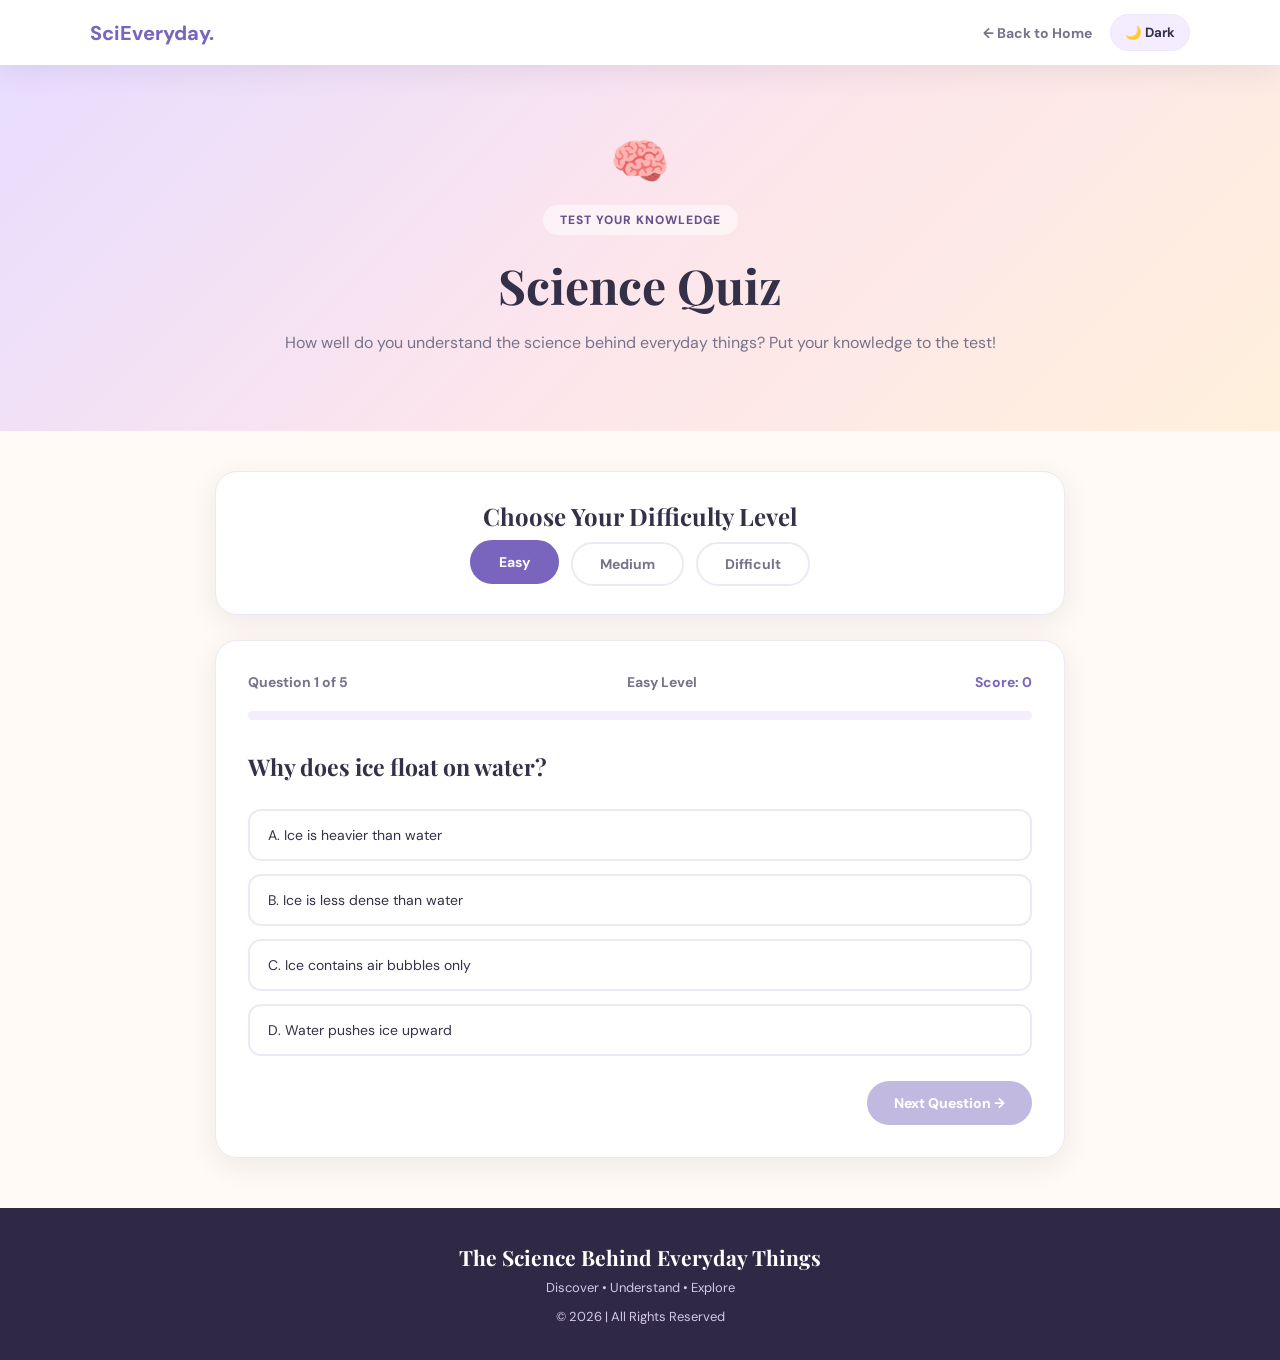
<file: quiz.html>
<!DOCTYPE html>
<html lang="en">
<head>
<meta charset="UTF-8">
<meta name="viewport" content="width=device-width, initial-scale=1.0">
<title>Science Quiz | The Science Behind Everyday Things</title>

<link href="https://fonts.googleapis.com/css2?family=DM+Sans:wght@400;500;600;700;800&family=Playfair+Display:wght@600;700;800&display=swap" rel="stylesheet">

<style>
:root {
    --bg: #fffaf5;
    --surface: #ffffff;
    --soft: #f3edff;
    --text: #343047;
    --muted: #77738b;
    --primary: #7965bd;
    --primary-dark: #5c499d;
    --accent: #f3a9bb;
    --border: #eee7f5;
    --shadow: 0 8px 28px rgba(76,58,112,.09);
    --hero: linear-gradient(135deg,#e8ddff,#fce5ec,#fff0dc);
}

body.dark-theme {
    --bg: #191725;
    --surface: #242133;
    --soft: #302a43;
    --text: #f1edf9;
    --muted: #b7afca;
    --primary: #b9a6f5;
    --primary-dark: #d0c2ff;
    --accent: #edabc4;
    --border: #3c354f;
    --shadow: 0 8px 28px rgba(0,0,0,.2);
    --hero: linear-gradient(135deg,#332c4c,#453044,#393044);
}

* {
    margin: 0;
    padding: 0;
    box-sizing: border-box;
}

html {
    scroll-behavior: smooth;
}

body {
    font-family: 'DM Sans', sans-serif;
    background: var(--bg);
    color: var(--text);
    min-height: 100vh;
    transition: background .3s,color .3s;
}

/* NAVIGATION */

nav {
    background: var(--surface);
    padding: 14px 7%;
    display: flex;
    justify-content: space-between;
    align-items: center;
    flex-wrap: wrap;
    gap: 12px;
    box-shadow: var(--shadow);
    position: sticky;
    top: 0;
    z-index: 100;
}

.logo {
    font-size: 20px;
    font-weight: 800;
    color: var(--primary);
}

.nav-right {
    display: flex;
    align-items: center;
    gap: 18px;
}

nav a {
    color: var(--muted);
    text-decoration: none;
    font-size: 14px;
    font-weight: 700;
    transition: .3s;
}

nav a:hover {
    color: var(--primary);
}

.theme-toggle {
    background: var(--soft);
    color: var(--text);
    border: 1px solid var(--border);
    border-radius: 25px;
    padding: 9px 14px;
    cursor: pointer;
    font-family: inherit;
    font-weight: 700;
}

/* HERO */

.hero {
    background: var(--hero);
    text-align: center;
    padding: 65px 20px 75px;
}

.hero .tag {
    display: inline-block;
    background: rgba(255,255,255,.55);
    color: #65518e;
    padding: 7px 17px;
    border-radius: 25px;
    margin-bottom: 18px;
    font-size: 12px;
    font-weight: 800;
    letter-spacing: 1px;
}

.hero h1 {
    font-family: 'Playfair Display',serif;
    font-size: clamp(32px,5vw,48px);
    margin-bottom: 12px;
    color: var(--text);
}

.hero p {
    color: var(--muted);
    font-size: 16px;
    line-height: 1.7;
}

.hero-icon {
    font-size: 48px;
    margin-bottom: 12px;
}

/* MAIN CONTAINER */

.container {
    width: 90%;
    max-width: 850px;
    margin: 40px auto;
}

/* COMMON CARD */

.panel {
    background: var(--surface);
    border: 1px solid var(--border);
    padding: 28px;
    border-radius: 22px;
    box-shadow: var(--shadow);
    margin-bottom: 25px;
}

/* DIFFICULTY */

.difficulty {
    text-align: center;
}

.difficulty h2 {
    font-family: 'Playfair Display',serif;
    font-size: 24px;
    margin-bottom: 10px;
}

.difficulty p {
    color: var(--muted);
    font-size: 14px;
    margin-bottom: 22px;
}

.level-buttons {
    display: flex;
    justify-content: center;
    gap: 12px;
    flex-wrap: wrap;
}

.level-btn {
    padding: 11px 27px;
    border: 2px solid var(--border);
    background: var(--surface);
    color: var(--muted);
    border-radius: 25px;
    cursor: pointer;
    font-family: inherit;
    font-size: 14px;
    font-weight: 700;
    transition: .3s;
}

.level-btn:hover,
.level-btn.active {
    background: var(--primary);
    border-color: var(--primary);
    color: white;
    transform: translateY(-2px);
}

/* QUIZ CARD */

.quiz-card {
    background: var(--surface);
    padding: 32px;
    border: 1px solid var(--border);
    border-radius: 22px;
    box-shadow: var(--shadow);
}

.quiz-top {
    display: flex;
    justify-content: space-between;
    gap: 12px;
    flex-wrap: wrap;
    margin-bottom: 20px;
    color: var(--muted);
    font-size: 14px;
    font-weight: 700;
}

.score {
    color: var(--primary);
}

/* PROGRESS */

.progress-bg {
    width: 100%;
    height: 9px;
    background: var(--soft);
    border-radius: 20px;
    margin-bottom: 30px;
    overflow: hidden;
}

.progress {
    width: 0%;
    height: 100%;
    background: linear-gradient(90deg,#9b83df,#f0a9c1);
    border-radius: 20px;
    transition: width .4s;
}

/* QUESTION */

.question {
    font-family: 'Playfair Display',serif;
    font-size: 23px;
    line-height: 1.5;
    margin-bottom: 24px;
    color: var(--text);
}

/* OPTIONS */

.options {
    display: grid;
    gap: 13px;
}

.option {
    padding: 15px 18px;
    border: 2px solid var(--border);
    border-radius: 13px;
    background: var(--surface);
    cursor: pointer;
    text-align: left;
    font-family: inherit;
    font-size: 14px;
    color: var(--text);
    transition: .2s;
}

.option:hover:not(:disabled) {
    border-color: var(--primary);
    background: var(--soft);
    transform: translateX(3px);
}

.option.correct {
    background: #dcfce7;
    border-color: #16a34a;
    color: #166534;
}

.option.wrong {
    background: #fee2e2;
    border-color: #dc2626;
    color: #991b1b;
}

.option:disabled {
    cursor: default;
}

/* FEEDBACK */

.feedback {
    margin-top: 22px;
    padding: 17px;
    border-radius: 13px;
    display: none;
    line-height: 1.7;
    font-size: 14px;
}

.feedback.correct-feedback {
    display: block;
    background: #f0fdf4;
    color: #166534;
    border-left: 4px solid #16a34a;
}

.feedback.wrong-feedback {
    display: block;
    background: #fef2f2;
    color: #991b1b;
    border-left: 4px solid #dc2626;
}

/* BUTTONS */

.next-btn,
.restart-btn {
    display: block;
    margin: 25px 0 0 auto;
    padding: 13px 27px;
    border: none;
    border-radius: 25px;
    background: var(--primary);
    color: white;
    font-family: inherit;
    font-size: 14px;
    font-weight: 800;
    cursor: pointer;
    transition: .3s;
}

.next-btn:hover:not(:disabled),
.restart-btn:hover {
    background: var(--primary-dark);
    transform: translateY(-3px);
}

.next-btn:disabled {
    opacity: .45;
    cursor: not-allowed;
}

/* RESULTS */

.result {
    display: none;
    text-align: center;
    background: var(--surface);
    padding: 45px 25px;
    border: 1px solid var(--border);
    border-radius: 22px;
    box-shadow: var(--shadow);
}

.result-icon {
    font-size: 60px;
    margin-bottom: 15px;
}

.result h2 {
    font-family: 'Playfair Display',serif;
    font-size: 30px;
    margin-bottom: 12px;
}

.result p {
    color: var(--muted);
    line-height: 1.7;
}

.final-score {
    font-size: 50px;
    font-weight: 800;
    color: var(--primary);
    margin: 20px 0 5px;
}

.result-details {
    background: var(--soft);
    border-radius: 15px;
    padding: 15px;
    margin-top: 20px;
    color: var(--text);
    font-size: 14px;
}

.restart-btn {
    margin: 25px auto 0;
}

/* FOOTER */

footer {
    text-align: center;
    background: #302945;
    color: #d2c8e8;
    padding: 35px 15px;
    margin-top: 50px;
    font-size: 13px;
}

footer h3 {
    font-family: 'Playfair Display',serif;
    color: white;
    font-size: 21px;
    margin-bottom: 8px;
}

/* RESPONSIVE */

@media(max-width:600px) {
    nav {
        padding: 13px 5%;
    }

    .nav-right {
        gap: 12px;
    }

    .hero {
        padding: 48px 18px;
    }

    .container {
        width: 94%;
        margin: 25px auto;
    }

    .panel,
    .quiz-card {
        padding: 23px 17px;
    }

    .question {
        font-size: 20px;
    }

    .level-btn {
        padding: 10px 19px;
    }

    .quiz-top {
        font-size: 12px;
    }
}

@media(prefers-reduced-motion:reduce) {
    *,*::before,*::after {
        scroll-behavior: auto !important;
        transition-duration: .01ms !important;
    }
}
</style>
</head>

<body>

<!-- NAVIGATION -->

<nav>
    <div class="logo">SciEveryday.</div>

    <div class="nav-right">
        <a href="index.html">← Back to Home</a>
        <button class="theme-toggle" id="themeToggle" onclick="toggleTheme()">🌙 Dark</button>
    </div>
</nav>

<!-- HERO -->

<section class="hero">
    <div class="hero-icon">🧠</div>
    <span class="tag">TEST YOUR KNOWLEDGE</span>

    <h1>Science Quiz</h1>

    <p>
        How well do you understand the science behind
        everyday things? Put your knowledge to the test!
    </p>
</section>

<main class="container">

    <!-- DIFFICULTY SELECTION -->

    <section class="panel difficulty">
        <h2>Choose Your Difficulty Level</h2>


        <div class="level-buttons">
            <button class="level-btn active" onclick="startQuiz('easy',this)">
                Easy
            </button>

            <button class="level-btn" onclick="startQuiz('medium',this)">
                Medium
            </button>

            <button class="level-btn" onclick="startQuiz('hard',this)">
                Difficult
            </button>
        </div>
    </section>

    <!-- QUIZ -->

    <section class="quiz-card" id="quizCard">

        <div class="quiz-top">
            <span id="questionCount">Question 1 of 5</span>
            <span id="difficultyLabel">Easy Level</span>
            <span class="score" id="score">Score: 0</span>
        </div>

        <div class="progress-bg">
            <div class="progress" id="progress"></div>
        </div>

        <h2 class="question" id="question">Loading question...</h2>

        <div class="options" id="options"></div>

        <div class="feedback" id="feedback"></div>

        <button class="next-btn" id="nextBtn" onclick="nextQuestion()" disabled>
            Next Question →
        </button>

    </section>

    <!-- RESULTS -->

    <section class="result" id="result">

        <div class="result-icon" id="resultIcon">🏆</div>

        <h2 id="resultTitle">Quiz Completed!</h2>

        <p id="resultMessage">Here is how you performed.</p>

        <div class="final-score" id="finalScore">0/5</div>

        <p id="percentage"></p>

        <div class="result-details" id="resultDetails"></div>

        <button class="restart-btn" onclick="restartQuiz()">
            Try Again ↻
        </button>

    </section>

</main>

<footer>
    <h3>The Science Behind Everyday Things</h3>
    <p>Discover • Understand • Explore</p>
    <p style="margin-top:12px;">© 2026 | All Rights Reserved</p>
</footer>

<script>

/* =========================================
   QUESTION DATABASE
   20 QUESTIONS IN EACH DIFFICULTY LEVEL
========================================= */

const questions = {

easy: [

{
question:"Why does ice float on water?",
options:["Ice is heavier than water","Ice is less dense than water","Ice contains air bubbles only","Water pushes ice upward"],
answer:1,
explanation:"Ice has a lower density than liquid water because of its open crystal structure. Therefore, it floats."
},

{
question:"Which energy source powers a solar panel?",
options:["Wind energy","Sound energy","Sunlight","Chemical energy"],
answer:2,
explanation:"Solar panels convert sunlight into electrical energy using the photovoltaic effect."
},

{
question:"Why do we see lightning before hearing thunder?",
options:["Light travels faster than sound","Sound travels faster than light","Lightning occurs before thunder","Thunder is produced later"],
answer:0,
explanation:"Light travels much faster than sound, so the flash reaches us before the sound of thunder."
},

{
question:"Which device helps us navigate using satellites?",
options:["Microwave","GPS","Refrigerator","Washing machine"],
answer:1,
explanation:"GPS uses signals from satellites to calculate our position on Earth."
},

{
question:"What makes a mirror reflect our image?",
options:["Absorption of light","Reflection of light","Refraction of light","Diffraction of light"],
answer:1,
explanation:"A mirror has a smooth reflective surface that reflects light back to form an image."
},

{
question:"Which gas do plants absorb during photosynthesis?",
options:["Oxygen","Nitrogen","Carbon dioxide","Hydrogen"],
answer:2,
explanation:"Plants absorb carbon dioxide from the atmosphere and use it during photosynthesis."
},

{
question:"What is the main function of a refrigerator?",
options:["To produce heat","To remove heat from its interior","To produce electricity","To freeze the surrounding room"],
answer:1,
explanation:"A refrigerator removes heat from its inside and releases it into the surrounding room."
},

{
question:"Which part of a washing machine holds the clothes?",
options:["Motor","Water pump","Drum","Control panel"],
answer:2,
explanation:"The drum holds the clothes during washing and spinning."
},

{
question:"What type of waves does Wi-Fi use?",
options:["Sound waves","Radio waves","Water waves","Seismic waves"],
answer:1,
explanation:"Wi-Fi uses radio waves to transmit information wirelessly."
},

{
question:"Which material is generally a good conductor of electricity?",
options:["Rubber","Plastic","Copper","Wood"],
answer:2,
explanation:"Copper is a good electrical conductor and is commonly used in electrical wires."
},

{
question:"What is the SI unit of force?",
options:["Joule","Newton","Watt","Pascal"],
answer:1,
explanation:"Force is measured in newtons, named after scientist Isaac Newton."
},

{
question:"Which instrument measures temperature?",
options:["Barometer","Thermometer","Ammeter","Speedometer"],
answer:1,
explanation:"A thermometer is used to measure temperature."
},

{
question:"What happens to water when it reaches its boiling point?",
options:["It freezes","It changes into vapour","It becomes solid","It disappears completely"],
answer:1,
explanation:"At its boiling point, liquid water changes into water vapour."
},

{
question:"Which planet is known as the Red Planet?",
options:["Venus","Mars","Jupiter","Saturn"],
answer:1,
explanation:"Mars appears reddish because of iron oxide, commonly called rust, on its surface."
},

{
question:"What is the main source of energy for Earth?",
options:["The Moon","The Sun","The oceans","The wind"],
answer:1,
explanation:"The Sun provides most of the energy that supports life and drives weather on Earth."
},

{
question:"Which appliance uses microwave radiation to heat food?",
options:["Refrigerator","Microwave oven","Washing machine","Electric fan"],
answer:1,
explanation:"A microwave oven uses microwave radiation to transfer energy to food."
},

{
question:"What does a compass help us find?",
options:["Temperature","Direction","Weight","Speed"],
answer:1,
explanation:"A compass uses a magnetic needle to help identify directions."
},

{
question:"Which form of energy is associated with moving objects?",
options:["Kinetic energy","Chemical energy","Nuclear energy","Potential energy only"],
answer:0,
explanation:"Kinetic energy is the energy possessed by an object because of its motion."
},

{
question:"What is the freezing point of pure water at normal atmospheric pressure?",
options:["0°C","10°C","50°C","100°C"],
answer:0,
explanation:"Pure water freezes at 0°C under normal atmospheric pressure."
},

{
question:"Which part of the eye controls the amount of light entering it?",
options:["Retina","Iris","Optic nerve","Cornea only"],
answer:1,
explanation:"The iris changes the size of the pupil and controls how much light enters the eye."
}

],

medium: [

{
question:"How does a refrigerator remove heat from its interior?",
options:["By creating cold air directly","By using a refrigerant in a cooling cycle","By converting heat into light","By stopping all molecular motion"],
answer:1,
explanation:"A refrigerator circulates refrigerant through an evaporator and condenser. It absorbs heat inside and releases it outside."
},

{
question:"How does a microwave oven heat food?",
options:["Through infrared radiation","Through ultraviolet radiation","Through microwave radiation","Through X-rays"],
answer:2,
explanation:"Microwave radiation interacts with polar molecules, especially water, helping transfer energy into the food."
},

{
question:"How does Wi-Fi transmit information?",
options:["Through sound waves","Through radio waves","Through water waves","Through visible light only"],
answer:1,
explanation:"Wi-Fi uses radio waves to transmit data wirelessly between devices and a router."
},

{
question:"Why does a pressure cooker cook food faster?",
options:["It lowers the boiling point of water","It increases pressure inside","It prevents heat transfer","It removes water from food"],
answer:1,
explanation:"Higher pressure raises the boiling point of water, allowing food to cook at a higher temperature."
},

{
question:"Which principle allows a washing machine to remove water during spinning?",
options:["Centrifugal effect","Electromagnetic induction","Total internal reflection","Photoelectric effect"],
answer:0,
explanation:"During spinning, water moves outward through the drum holes due to rotational motion and its inertia."
},

{
question:"What is the main function of the magnetron in a microwave oven?",
options:["To cool the food","To generate microwaves","To rotate the turntable","To measure food temperature"],
answer:1,
explanation:"The magnetron is the component that generates microwave energy inside the oven."
},

{
question:"What happens to the refrigerant inside the evaporator?",
options:["It absorbs heat and evaporates","It freezes permanently","It releases all its heat","It becomes a solid"],
answer:0,
explanation:"The refrigerant absorbs heat from the refrigerator's interior and changes into vapour."
},

{
question:"Which component of a washing machine removes used water?",
options:["Drum","Inlet valve","Water pump","Detergent tray"],
answer:2,
explanation:"The water pump pushes used water out of the washing machine through the drainage system."
},

{
question:"What is the main purpose of a Wi-Fi router?",
options:["To generate electricity","To connect devices to a network","To store photographs","To increase screen brightness"],
answer:1,
explanation:"A Wi-Fi router connects devices to a local network and often provides access to the internet."
},

{
question:"What is the photovoltaic effect?",
options:["Conversion of light into electrical energy","Conversion of sound into heat","Production of magnetic fields","Conversion of electricity into sound"],
answer:0,
explanation:"The photovoltaic effect allows certain materials to produce electrical energy when exposed to light."
},

{
question:"Why does a metal spoon feel colder than a wooden spoon at the same room temperature?",
options:["Metal is always at a lower temperature","Metal conducts heat away from your hand faster","Wood produces heat","Metal contains ice"],
answer:1,
explanation:"Metal has higher thermal conductivity, so it transfers heat away from your hand faster."
},

{
question:"What is the purpose of the condenser in a refrigerator?",
options:["To absorb heat from food","To release heat to the surroundings","To store frozen food","To increase the refrigerator's size"],
answer:1,
explanation:"The condenser releases heat from the refrigerant into the surrounding air."
},

{
question:"Which type of energy is stored in a stretched spring?",
options:["Kinetic energy","Elastic potential energy","Sound energy","Electrical energy"],
answer:1,
explanation:"A stretched or compressed spring stores elastic potential energy."
},

{
question:"Why are satellites important for GPS?",
options:["They provide signals used to calculate location","They directly photograph every person","They produce Earth's magnetic field","They control road traffic lights"],
answer:0,
explanation:"GPS satellites transmit timing signals that receivers use to estimate their distances and calculate location."
},

{
question:"What is the function of the iris in a camera?",
options:["To store images","To control the amount of light entering","To produce sound","To measure distance"],
answer:1,
explanation:"The camera iris changes the aperture size and controls how much light reaches the sensor."
},

{
question:"Why is detergent useful in washing clothes?",
options:["It increases the weight of clothes","It helps loosen and remove dirt and grease","It stops water from moving","It makes fabric waterproof"],
answer:1,
explanation:"Detergents contain substances that help loosen dirt and grease so water can carry them away."
},

{
question:"Which device converts electrical energy into mechanical energy in many appliances?",
options:["Electric motor","Thermometer","Battery charger only","Mirror"],
answer:0,
explanation:"An electric motor converts electrical energy into mechanical motion."
},

{
question:"What is the role of a solar cell?",
options:["To convert sunlight into electricity","To convert water into fuel","To produce sound waves","To store wind"],
answer:0,
explanation:"Solar cells use semiconductor materials to convert light energy into electrical energy."
},

{
question:"Why does sound not travel through a vacuum?",
options:["It travels too quickly","It needs a material medium","It is a form of light","It has no frequency"],
answer:1,
explanation:"Sound is a mechanical wave and needs particles in a medium to transfer vibrations."
},

{
question:"Which phenomenon explains why a straw looks bent in a glass of water?",
options:["Reflection","Refraction","Diffraction","Magnetic induction"],
answer:1,
explanation:"Light changes direction when it passes between water and air. This bending is called refraction."
}

],

hard: [

{
question:"Which phenomenon is mainly responsible for GPS position calculation?",
options:["Interference of light","Trilateration using satellite signal timing","Magnetic induction","Diffraction of radio waves"],
answer:1,
explanation:"GPS receivers estimate distances from multiple satellites using signal travel time and determine their position through trilateration."
},

{
question:"What is the approximate frequency of a 2.4 GHz Wi-Fi signal?",
options:["2.4 million cycles per second","240 million cycles per second","2.4 billion cycles per second","24 billion cycles per second"],
answer:2,
explanation:"GHz means gigahertz, and one gigahertz equals one billion cycles per second."
},

{
question:"What is the main purpose of the evaporator in a refrigerator?",
options:["To release heat into the room","To absorb heat from the refrigerator interior","To compress the refrigerant","To increase the refrigerant's pressure"],
answer:1,
explanation:"The refrigerant absorbs heat from the refrigerator's interior as it evaporates in the evaporator."
},

{
question:"Which property of electromagnetic waves allows microwave ovens to transfer energy to food?",
options:["They interact with polar molecules","They require a vacuum to travel","They have zero frequency","They travel slower than sound"],
answer:0,
explanation:"The alternating electric field of microwaves interacts with polar molecules, transferring energy through molecular motion and dielectric losses."
},

{
question:"Why is a GPS receiver's clock synchronised with satellite time?",
options:["To increase satellite speed","To measure signal travel time accurately","To reduce radio wave frequency","To prevent atmospheric pressure changes"],
answer:1,
explanation:"Accurate timing is essential because GPS calculates distances from the time taken by satellite signals to reach the receiver."
},

{
question:"What is the SI unit of electrical resistance?",
options:["Ampere","Volt","Ohm","Watt"],
answer:2,
explanation:"Electrical resistance is measured in ohms, represented by the symbol Ω."
},

{
question:"Which law explains the relationship between voltage, current and resistance?",
options:["Newton's law","Ohm's law","Faraday's law of cooling","Kepler's law"],
answer:1,
explanation:"Ohm's law states that voltage equals current multiplied by resistance: V = IR."
},

{
question:"What happens to the frequency of a wave when it enters another medium?",
options:["It always doubles","It always becomes zero","It remains unchanged at the boundary","It always becomes half"],
answer:2,
explanation:"The frequency of a wave is determined by its source and remains unchanged when it enters a different medium. Its speed and wavelength may change."
},

{
question:"Which process allows a transformer to transfer electrical energy between coils?",
options:["Electromagnetic induction","Photoelectric effect","Nuclear fission","Total internal reflection"],
answer:0,
explanation:"A changing magnetic field produced by one coil induces a voltage in another coil through electromagnetic induction."
},

{
question:"Why does a refrigerator need a compressor?",
options:["To reduce the size of food","To increase refrigerant pressure and circulate it","To produce visible light","To remove oxygen from food"],
answer:1,
explanation:"The compressor raises the refrigerant's pressure and helps circulate it through the refrigeration cycle."
},

{
question:"What is the approximate speed of electromagnetic waves in a vacuum?",
options:["300 metres per second","3,000 kilometres per second","300,000 kilometres per second","30 kilometres per second"],
answer:2,
explanation:"Electromagnetic waves travel at approximately 300,000 kilometres per second in a vacuum."
},

{
question:"Which statement about microwave radiation is correct?",
options:["It is ionising radiation","It is non-ionising electromagnetic radiation","It is a mechanical wave","It cannot travel through air"],
answer:1,
explanation:"Microwaves are non-ionising electromagnetic waves. They can transfer energy without having enough photon energy to ionise atoms."
},

{
question:"What does the term bandwidth mean in wireless communication?",
options:["The physical length of an antenna","The range of frequencies available for communication","The weight of a router","The speed of light in a vacuum"],
answer:1,
explanation:"Bandwidth refers to the range of frequencies available for transmitting information."
},

{
question:"Which principle explains the operation of an electric generator?",
options:["Electromagnetic induction","Refraction","Thermal expansion","Chemical neutralisation"],
answer:0,
explanation:"An electric generator produces voltage when a conductor experiences a changing magnetic flux."
},

{
question:"Why is the spin cycle of a washing machine effective at removing water?",
options:["Water changes into ice","Rotation causes water to move outward through drum holes","Detergent absorbs all the water","The drum produces water vapour only"],
answer:1,
explanation:"During high-speed rotation, water moves outward through the holes in the drum because of its inertia in the rotating system."
},

{
question:"What is the relationship between wavelength, frequency and wave speed?",
options:["Wave speed = frequency × wavelength","Wave speed = frequency ÷ wavelength","Wave speed = wavelength ÷ time only","Wave speed = frequency + wavelength"],
answer:0,
explanation:"The wave equation is v = fλ, where v is speed, f is frequency and λ is wavelength."
},

{
question:"Which layer of the atmosphere plays an important role in refracting GPS signals?",
options:["Troposphere and ionosphere","Only the ozone layer","Only the exosphere","The Earth's core"],
answer:0,
explanation:"GPS signals are affected by the ionosphere and troposphere as they travel towards a receiver. These effects can introduce positioning errors."
},

{
question:"What is the main reason a metal cavity is used inside a microwave oven?",
options:["To absorb all microwave energy","To reflect microwaves and help contain them","To produce visible light","To increase food weight"],
answer:1,
explanation:"The metal cavity reflects microwaves within the oven and helps keep the electromagnetic energy contained."
},

{
question:"What happens to the resistance of a typical metallic conductor when its temperature increases?",
options:["It usually increases","It always becomes zero","It always decreases","It becomes infinite immediately"],
answer:0,
explanation:"In most metals, increasing temperature increases atomic vibrations, making it harder for electrons to flow."
},

{
question:"Which principle is used by a semiconductor solar cell to generate electrical current?",
options:["Photovoltaic effect","Centrifugal effect","Doppler effect","Capillary action"],
answer:0,
explanation:"The photovoltaic effect in a semiconductor junction converts absorbed light into electrical energy."
}

]

};


/* =========================================
   QUIZ VARIABLES
========================================= */

let currentQuestions = [];
let currentIndex = 0;
let score = 0;
let selectedLevel = "easy";
let answered = false;

const QUESTIONS_PER_ATTEMPT = 5;


/* =========================================
   RANDOM QUESTION SELECTION
========================================= */

// Fisher-Yates shuffle: randomly rearranges an array.

function shuffleArray(array) {

    const shuffled = [...array];

    for (let i = shuffled.length - 1; i > 0; i--) {

        const j = Math.floor(Math.random() * (i + 1));

        [shuffled[i], shuffled[j]] = [shuffled[j], shuffled[i]];

    }

    return shuffled;
}


/* =========================================
   START QUIZ
========================================= */

function startQuiz(level, button) {

    selectedLevel = level;

    // Update active difficulty button
    document.querySelectorAll(".level-btn").forEach(btn => {
        btn.classList.remove("active");
    });

    if (button) {
        button.classList.add("active");
    }

    // Select 5 random questions from the chosen difficulty
    // The same question cannot appear twice in this attempt.
    currentQuestions = shuffleArray(questions[level])
        .slice(0, QUESTIONS_PER_ATTEMPT);

    currentIndex = 0;
    score = 0;
    answered = false;

    document.getElementById("quizCard").style.display = "block";
    document.getElementById("result").style.display = "none";

    document.getElementById("difficultyLabel").innerText =
        level.charAt(0).toUpperCase() + level.slice(1) + " Level";

    showQuestion();

    // Bring the quiz into view when changing levels
    document.getElementById("quizCard").scrollIntoView({
        behavior: "smooth",
        block: "start"
    });
}


/* =========================================
   DISPLAY QUESTION
========================================= */

function showQuestion() {

    answered = false;

    const q = currentQuestions[currentIndex];

    document.getElementById("questionCount").innerText =
        `Question ${currentIndex + 1} of ${QUESTIONS_PER_ATTEMPT}`;

    document.getElementById("score").innerText =
        `Score: ${score}`;

    document.getElementById("question").innerText = q.question;

    document.getElementById("progress").style.width =
        `${(currentIndex / QUESTIONS_PER_ATTEMPT) * 100}%`;

    const optionsDiv = document.getElementById("options");

    optionsDiv.innerHTML = "";

    const feedback = document.getElementById("feedback");

    feedback.className = "feedback";
    feedback.innerHTML = "";

    const nextBtn = document.getElementById("nextBtn");

    nextBtn.disabled = true;
    nextBtn.innerText = "Next Question →";

    q.options.forEach((option, index) => {

        const btn = document.createElement("button");

        btn.className = "option";

        btn.innerText =
            String.fromCharCode(65 + index) + ". " + option;

        btn.onclick = () => selectAnswer(index);

        optionsDiv.appendChild(btn);

    });

}


/* =========================================
   CHECK ANSWER
========================================= */

function selectAnswer(selected) {

    if (answered) return;

    answered = true;

    const q = currentQuestions[currentIndex];

    const optionButtons = document.querySelectorAll(".option");

    const feedback = document.getElementById("feedback");

    optionButtons.forEach((btn, index) => {

        btn.disabled = true;

        if (index === q.answer) {
            btn.classList.add("correct");
        }

    });

    if (selected === q.answer) {

        score++;

        optionButtons[selected].innerText =
            "✓ " + optionButtons[selected].innerText;

        feedback.className = "feedback correct-feedback";

        feedback.innerHTML =
            "<strong>Correct! Well done! 🎉</strong><br>" +
            q.explanation;

    } else {

        optionButtons[selected].classList.add("wrong");

        feedback.className = "feedback wrong-feedback";

        feedback.innerHTML =
            "<strong>Not quite! The correct answer is " +
            q.options[q.answer] + ".</strong><br>" +
            q.explanation;

    }

    document.getElementById("score").innerText =
        `Score: ${score}`;

    document.getElementById("progress").style.width =
        `${((currentIndex + 1) / QUESTIONS_PER_ATTEMPT) * 100}%`;

    const nextBtn = document.getElementById("nextBtn");

    nextBtn.disabled = false;

    nextBtn.innerText =
        currentIndex === QUESTIONS_PER_ATTEMPT - 1
            ? "View Results →"
            : "Next Question →";

}


/* =========================================
   NEXT QUESTION
========================================= */

function nextQuestion() {

    if (!answered) return;

    currentIndex++;

    if (currentIndex < QUESTIONS_PER_ATTEMPT) {

        showQuestion();

    } else {

        showResult();

    }

}


/* =========================================
   SHOW FINAL RESULT
========================================= */

function showResult() {

    document.getElementById("quizCard").style.display = "none";

    const result = document.getElementById("result");

    result.style.display = "block";

    const total = QUESTIONS_PER_ATTEMPT;

    const percentage = (score / total) * 100;

    document.getElementById("finalScore").innerText =
        `${score}/${total}`;

    document.getElementById("percentage").innerText =
        `You scored ${percentage}%`;

    let title;
    let message;
    let icon;

    if (percentage === 100) {

        title = "Outstanding!";
        message = "Perfect score! You have an excellent understanding of everyday science.";
        icon = "🏆";

    } else if (percentage >= 60) {

        title = "Great Job!";
        message = "Good work! You understand many scientific concepts. Keep exploring!";
        icon = "🌟";

    } else {

        title = "Keep Learning!";
        message = "Every question is an opportunity to learn something new. Try again and improve your score!";
        icon = "📚";

    }

    document.getElementById("resultTitle").innerText = title;

    document.getElementById("resultMessage").innerText = message;

    document.getElementById("resultIcon").innerText = icon;

    document.getElementById("resultDetails").innerHTML =
        `<strong>Difficulty:</strong> ${selectedLevel.toUpperCase()}<br>
         <strong>Questions attempted:</strong> ${total}<br>
         <strong>Correct answers:</strong> ${score}<br>
         <strong>Incorrect answers:</strong> ${total - score}`;

    result.scrollIntoView({
        behavior: "smooth",
        block: "center"
    });

}


/* =========================================
   RESTART QUIZ
========================================= */

function restartQuiz() {

    // A fresh random set of 5 questions is selected.
    startQuiz(selectedLevel, null);

    document.querySelectorAll(".level-btn").forEach(btn => {

        btn.classList.toggle(
            "active",
            btn.innerText.toLowerCase() ===
            (selectedLevel === "hard" ? "difficult" : selectedLevel)
        );

    });

}


/* =========================================
   DARK / LIGHT MODE
========================================= */

function toggleTheme() {

    document.body.classList.toggle("dark-theme");

    const isDark =
        document.body.classList.contains("dark-theme");

    document.getElementById("themeToggle").innerText =
        isDark ? "☀️ Light" : "🌙 Dark";

}


/* =========================================
   LOAD DEFAULT QUIZ
========================================= */

startQuiz("easy", document.querySelector(".level-btn"));

</script>

</body>
</html>
</file>
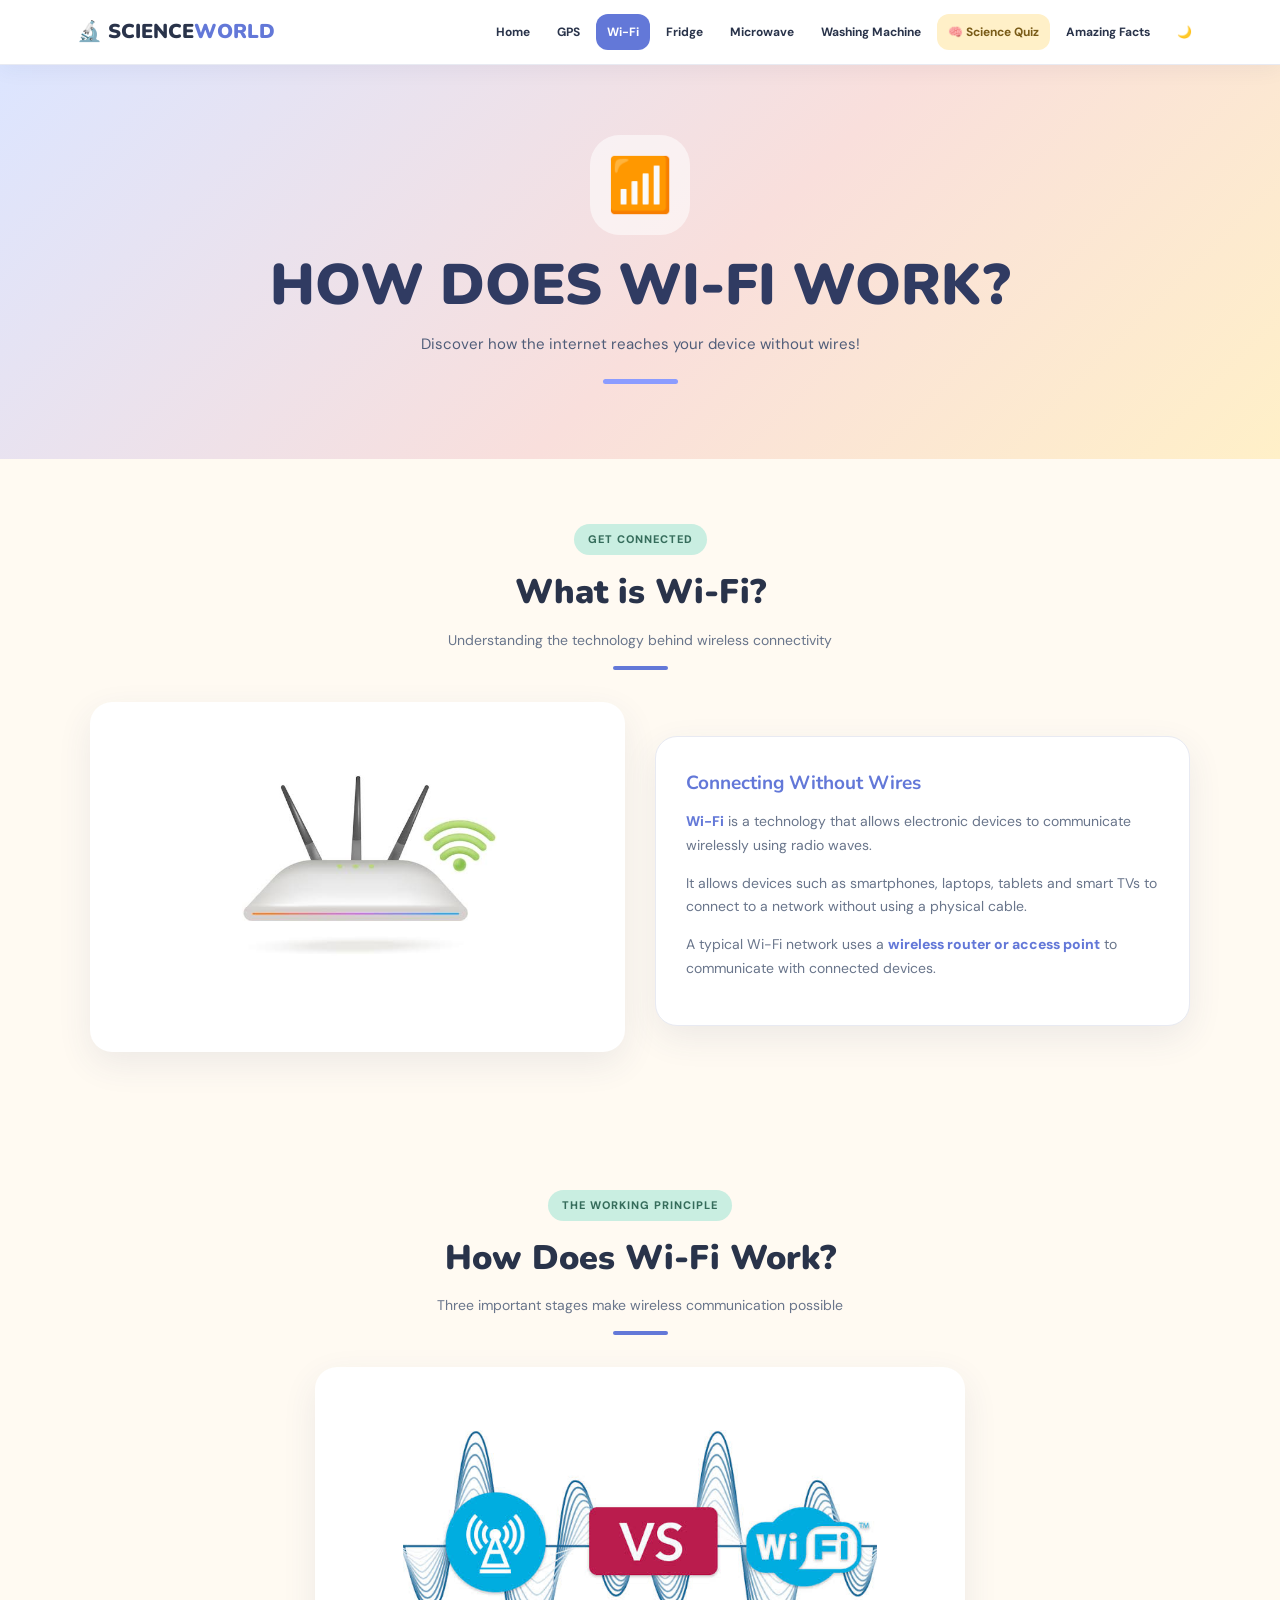
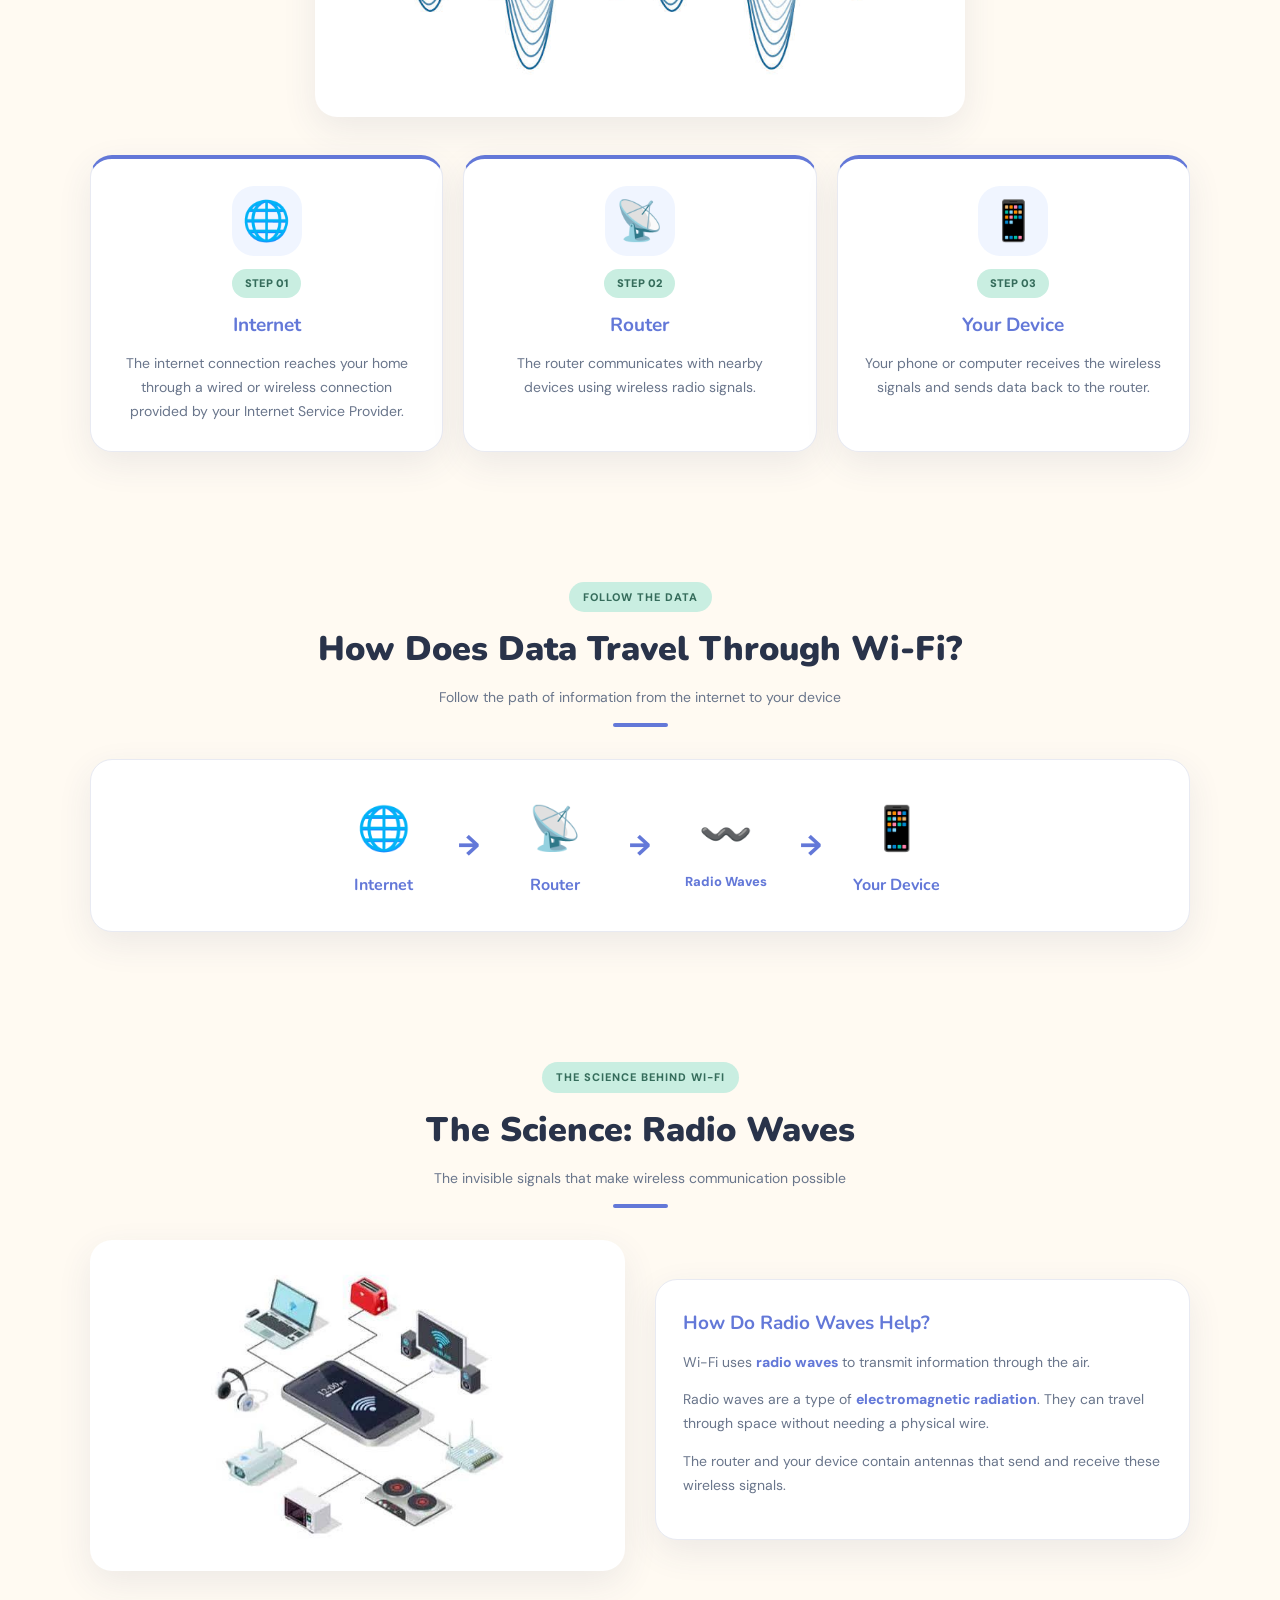
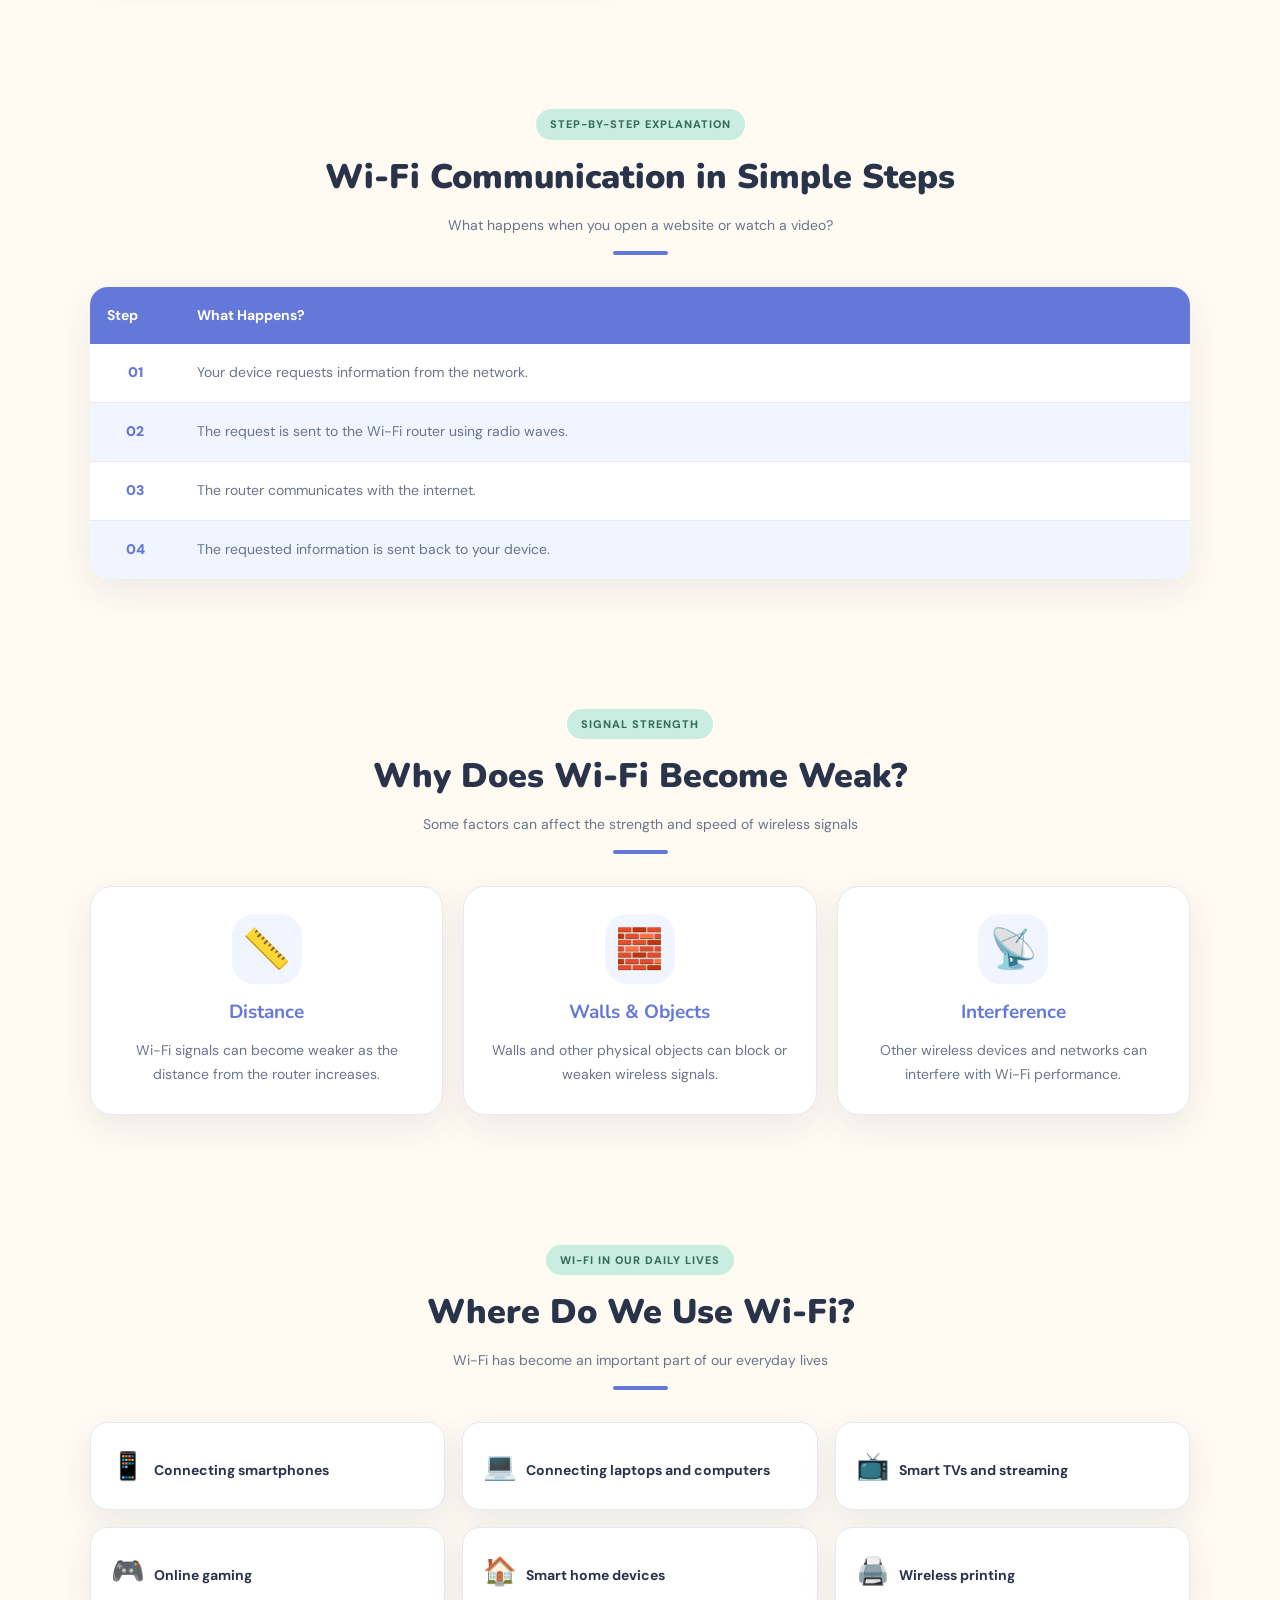
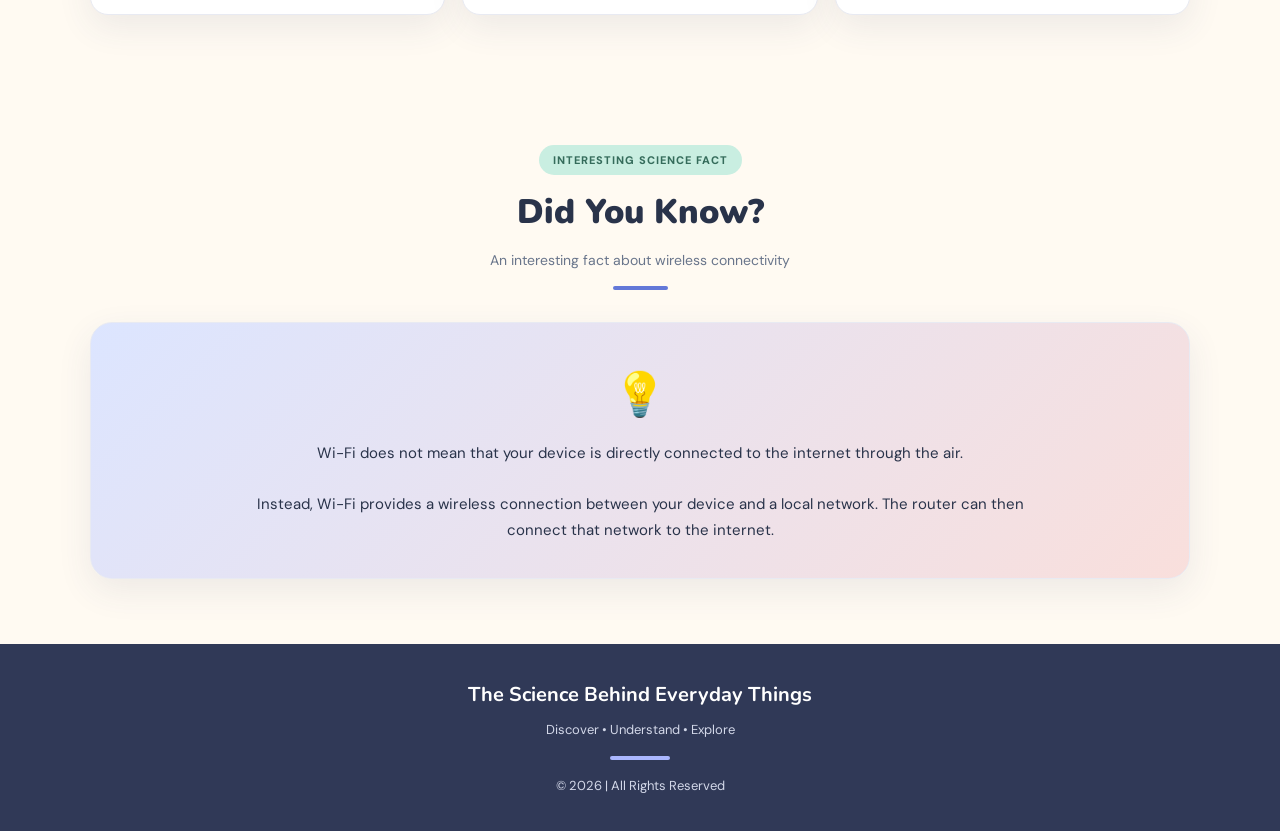
<file: wifi.html>
<!DOCTYPE html>
<html lang="en">
<head>
<meta charset="UTF-8">
<meta name="viewport" content="width=device-width, initial-scale=1.0">
<title>Wi-Fi Technology | The Science Behind Everyday Things</title>
<link rel="preconnect" href="https://fonts.googleapis.com">
<link rel="preconnect" href="https://fonts.gstatic.com" crossorigin>
<link href="https://fonts.googleapis.com/css2?family=DM+Sans:wght@400;500;600;700;800&family=Nunito:wght@400;600;700;800;900&display=swap" rel="stylesheet">

<style>
:root {
    --bg: #fffaf2;
    --surface: #ffffff;
    --surface-soft: #f0f5ff;
    --text: #29334a;
    --muted: #69758b;
    --primary: #6378d8;
    --primary-dark: #485db9;
    --mint: #c9eee1;
    --border: #e8eaf2;
    --shadow: 0 12px 35px rgba(57,70,115,.09);
    --hero: linear-gradient(135deg,#dce5ff,#f9dfdc 55%,#fff0c8);
}
body.dark-theme {
    --bg: #171b2b;
    --surface: #22283b;
    --surface-soft: #292f46;
    --text: #f2f3fb;
    --muted: #b3bad0;
    --primary: #aab7ff;
    --primary-dark: #8999f2;
    --mint: #315448;
    --border: #39415a;
    --shadow: 0 12px 35px rgba(0,0,0,.2);
    --hero: linear-gradient(135deg,#293454,#493747 55%,#4b432f);
}
* { margin: 0; padding: 0; box-sizing: border-box; }
html { scroll-behavior: smooth; scroll-padding-top: 100px; }
body {
    font-family: 'DM Sans',sans-serif; background: var(--bg); color: var(--text);
    line-height: 1.7; transition: background .3s,color .3s;
}
a { text-decoration: none; color: inherit; }
button { font: inherit; }
.progress-bar {
    position: fixed; top: 0; left: 0; height: 4px; width: 0;
    background: linear-gradient(90deg,#8b9cff,#f4a7a0,#f6d77c); z-index: 2000;
}
nav {
    position: sticky; top: 0; z-index: 1000; background: var(--surface);
    display: flex; justify-content: space-between; align-items: center;
    flex-wrap: wrap; gap: 14px; padding: 14px 6%;
    border-bottom: 1px solid var(--border); box-shadow: 0 5px 20px rgba(40,50,90,.05);
}
.logo { font-family: Nunito,sans-serif; font-weight: 900; font-size: 20px; color: var(--text); }
.logo span { color: var(--primary); }
.nav-links { display: flex; align-items: center; flex-wrap: wrap; gap: 5px; }
.nav-links a,.theme-toggle {
    border: 0; background: transparent; color: var(--text); padding: 8px 11px;
    border-radius: 12px; font-size: 12px; font-weight: 700; cursor: pointer; transition: .25s;
}
.nav-links a:hover,.theme-toggle:hover { background: var(--surface-soft); color: var(--primary); }
.nav-links a.active { background: var(--primary); color: white; }
.nav-links a.quiz-link { background: #fff0c8; color: #795b17; }
body.dark-theme .nav-links a.quiz-link { background: #51462b; color: #ffe5a0; }
.hero {
    background: var(--hero); padding: 70px 8% 75px; text-align: center;
    position: relative; overflow: hidden;
}
.hero-icon {
    width: 100px; height: 100px; margin: 0 auto 18px; border-radius: 30px;
    display: grid; place-items: center; font-size: 53px;
    background: rgba(255,255,255,.55); animation: float 4s ease-in-out infinite;
}
@keyframes float { 50% { transform: translateY(-10px) rotate(3deg); } }
.hero h1 {
    font-family: Nunito,sans-serif; font-size: clamp(34px,5vw,57px);
    line-height: 1.15; font-weight: 900; color: #303b62;
}
body.dark-theme .hero h1 { color: #f4f2ff; }
.hero p { font-size: 15px; color: #505d79; margin: 13px auto 0; max-width: 680px; }
body.dark-theme .hero p { color: #e0e3f2; }
.hero-line { width: 75px; height: 5px; background: #8b9cff; border-radius: 10px; margin: 22px auto 0; }
section { max-width: 1150px; margin: auto; padding: 65px 25px; }
.section-heading { text-align: center; margin-bottom: 32px; }
.section-tag {
    display: inline-block; background: var(--mint); color: #356c5b;
    padding: 6px 14px; border-radius: 25px; font-size: 11px;
    font-weight: 800; letter-spacing: 1px; margin-bottom: 9px;
}
body.dark-theme .section-tag { color: #c5f1df; }
.section-heading h2 {
    font-family: Nunito,sans-serif; color: var(--text);
    font-size: clamp(25px,3vw,34px); font-weight: 900;
}
.section-heading p { color: var(--muted); font-size: 14px; margin-top: 7px; }
.section-line { width: 55px; height: 4px; background: var(--primary); border-radius: 10px; margin: 13px auto 0; }
.card {
    background: var(--surface); border: 1px solid var(--border); border-radius: 22px;
    padding: 27px; box-shadow: var(--shadow); transition: .3s;
}
.card:hover { transform: translateY(-5px); }
.card h3 { color: var(--primary); font-family: Nunito,sans-serif; font-size: 19px; margin-bottom: 11px; }
.card p { color: var(--muted); font-size: 14px; }
.intro-grid,.science-grid {
    display: grid; grid-template-columns: 1fr 1fr; gap: 30px; align-items: center;
}
.intro-image img {
    width: 100%; max-height: 350px; object-fit: contain; background: var(--surface);
    padding: 12px; border-radius: 22px; box-shadow: var(--shadow);
}
.intro-text { padding: 30px; }
.intro-text p,.science-text p { margin-bottom: 14px; font-size: 14px; color: var(--muted); }
.highlight { color: var(--primary); font-weight: 800; }
.wide-image { text-align: center; margin-bottom: 30px; }
.wide-image img {
    width: 80%; max-width: 650px; max-height: 350px; object-fit: contain;
    background: var(--surface); padding: 12px; border-radius: 22px; box-shadow: var(--shadow);
}
.steps-grid { display: grid; grid-template-columns: repeat(3,1fr); gap: 20px; }
.step-card { text-align: center; border-top: 4px solid var(--primary); }
.step-icon {
    width: 70px; height: 70px; border-radius: 22px; margin: 0 auto 12px;
    background: var(--surface-soft); display: grid; place-items: center; font-size: 39px;
}
.step-number {
    display: inline-block; background: var(--mint); color: #356c5b;
    padding: 5px 13px; border-radius: 20px; font-size: 11px;
    font-weight: 900; margin-bottom: 11px;
}
body.dark-theme .step-number { color: #c5f1df; }
.data-flow {
    display: flex; align-items: center; justify-content: center; gap: 17px;
    flex-wrap: wrap; background: var(--surface); padding: 32px 20px;
    border-radius: 22px; box-shadow: var(--shadow); border: 1px solid var(--border);
}
.flow-item { text-align: center; min-width: 115px; }
.flow-item .emoji { font-size: 43px; }
.flow-item h3 { color: var(--primary); font-family: Nunito,sans-serif; font-size: 16px; margin-top: 7px; }
.flow-arrow { font-size: 28px; font-weight: 900; color: var(--primary); }
.radio-label { color: var(--primary); font-size: 13px; font-weight: 800; }
.science-grid img {
    width: 100%; max-height: 360px; object-fit: contain; background: var(--surface);
    padding: 12px; border-radius: 22px; box-shadow: var(--shadow);
}
.table-wrapper { overflow-x: auto; background: var(--surface); border-radius: 18px; box-shadow: var(--shadow); }
table { width: 100%; border-collapse: collapse; }
th { background: var(--primary); color: white; padding: 17px; text-align: left; font-size: 14px; }
td { padding: 17px; border-bottom: 1px solid var(--border); font-size: 14px; color: var(--muted); }
td:first-child { text-align: center; color: var(--primary); font-weight: 900; width: 90px; }
tr:nth-child(even) { background: var(--surface-soft); }
tr:last-child td { border-bottom: none; }
.weak-grid { display: grid; grid-template-columns: repeat(3,1fr); gap: 20px; }
.weak-card { text-align: center; }
.uses-grid { display: grid; grid-template-columns: repeat(3,1fr); gap: 17px; }
.use-item {
    background: var(--surface); border: 1px solid var(--border); padding: 20px;
    border-radius: 18px; box-shadow: var(--shadow); font-size: 14px;
    font-weight: 700; color: var(--text); transition: .3s;
}
.use-item:hover { transform: translateY(-5px); background: var(--surface-soft); }
.use-item span { font-size: 27px; margin-right: 9px; }
.fact-box {
    background: linear-gradient(135deg,#dce5ff,#f9dfdc); border-radius: 22px;
    padding: 35px; box-shadow: var(--shadow); text-align: center;
    border: 1px solid var(--border);
}
body.dark-theme .fact-box { background: linear-gradient(135deg,#343e62,#493747); }
.fact-box .bulb { font-size: 43px; margin-bottom: 10px; }
.fact-box p { color: var(--text); font-size: 15px; max-width: 800px; margin: auto; }
footer { background: #303957; color: white; text-align: center; padding: 34px 15px; }
footer h3 { font-family: Nunito,sans-serif; font-size: 20px; margin-bottom: 7px; }
footer p { color: #d3d8e9; font-size: 13px; }
footer .footer-line { width: 60px; height: 4px; background: #aab7ff; margin: 15px auto; border-radius: 10px; }
.back-top {
    position: fixed; right: 22px; bottom: 22px; z-index: 900; width: 45px; height: 45px;
    border: 0; border-radius: 15px; background: var(--primary); color: white;
    font-size: 21px; cursor: pointer; box-shadow: var(--shadow);
    opacity: 0; pointer-events: none; transition: .25s;
}
.back-top.show { opacity: 1; pointer-events: auto; }
.reveal { opacity: 0; transform: translateY(22px); transition: opacity .6s,transform .6s; }
.reveal.visible { opacity: 1; transform: translateY(0); }
@media(max-width:768px) {
    .intro-grid,.science-grid { grid-template-columns: 1fr; }
    .steps-grid,.weak-grid,.uses-grid { grid-template-columns: repeat(2,1fr); }
    section { padding: 48px 20px; }
}
@media(max-width:650px) {
    nav { justify-content: center; padding: 12px 4%; }
    .logo { width: 100%; text-align: center; }
    .nav-links { justify-content: center; }
    .nav-links a,.theme-toggle { font-size: 11px; padding: 7px 8px; }
    .hero { padding: 48px 18px 55px; }
    .hero h1 { font-size: 32px; }
    .hero p { font-size: 14px; }
    .steps-grid,.weak-grid,.uses-grid { grid-template-columns: 1fr; }
    .data-flow { gap: 12px; }
    .flow-item { min-width: 90px; }
    .flow-arrow { font-size: 22px; }
    .wide-image img { width: 100%; }
    .card { padding: 22px; }
    .fact-box { padding: 25px 18px; }
}
@media(prefers-reduced-motion:reduce) {
    *,*::before,*::after { scroll-behavior: auto !important; animation: none !important; transition: none !important; }
}
</style>
</head>

<body>
<div class="progress-bar" id="progressBar"></div>

<nav>
    <div class="logo">🔬 SCIENCE<span>WORLD</span></div>
    <div class="nav-links">
        <a href="index.html">Home</a>
        <a href="gps.html">GPS</a>
        <a href="wifi.html" class="active">Wi-Fi</a>
        <a href="fridge.html">Fridge</a>
        <a href="microwave.html">Microwave</a>
        <a href="washing-machine.html">Washing Machine</a>
        <a href="quiz.html" class="quiz-link">🧠 Science Quiz</a>
        <a href="amazing-facts.html">Amazing Facts</a>
        <button class="theme-toggle" id="themeToggle" type="button" aria-label="Toggle dark mode">🌙</button>
    </div>
</nav>

<header class="hero">
    <div class="hero-icon">📶</div>
    <h1>HOW DOES WI-FI WORK?</h1>
    <p>Discover how the internet reaches your device without wires!</p>
    <div class="hero-line"></div>
</header>

<section class="reveal">
    <div class="section-heading">
        <div class="section-tag">GET CONNECTED</div>
        <h2>What is Wi-Fi?</h2>
        <p>Understanding the technology behind wireless connectivity</p>
        <div class="section-line"></div>
    </div>
    <div class="intro-grid">
        <div class="intro-image"><img src="wifi router.jpg" alt="Wi-Fi router"></div>
        <div class="card intro-text">
            <h3>Connecting Without Wires</h3>
            <p><span class="highlight">Wi-Fi</span> is a technology that allows electronic devices to communicate wirelessly using radio waves.</p>
            <p>It allows devices such as smartphones, laptops, tablets and smart TVs to connect to a network without using a physical cable.</p>
            <p>A typical Wi-Fi network uses a <span class="highlight">wireless router or access point</span> to communicate with connected devices.</p>
        </div>
    </div>
</section>

<section class="reveal">
    <div class="section-heading">
        <div class="section-tag">THE WORKING PRINCIPLE</div>
        <h2>How Does Wi-Fi Work?</h2>
        <p>Three important stages make wireless communication possible</p>
        <div class="section-line"></div>
    </div>
    <div class="wide-image"><img src="wifi signals.jpg" alt="Wi-Fi wireless signals"></div>
    <div class="steps-grid">
        <article class="card step-card">
            <div class="step-icon">🌐</div>
            <span class="step-number">STEP 01</span>
            <h3>Internet</h3>
            <p>The internet connection reaches your home through a wired or wireless connection provided by your Internet Service Provider.</p>
        </article>
        <article class="card step-card">
            <div class="step-icon">📡</div>
            <span class="step-number">STEP 02</span>
            <h3>Router</h3>
            <p>The router communicates with nearby devices using wireless radio signals.</p>
        </article>
        <article class="card step-card">
            <div class="step-icon">📱</div>
            <span class="step-number">STEP 03</span>
            <h3>Your Device</h3>
            <p>Your phone or computer receives the wireless signals and sends data back to the router.</p>
        </article>
    </div>
</section>

<section class="reveal">
    <div class="section-heading">
        <div class="section-tag">FOLLOW THE DATA</div>
        <h2>How Does Data Travel Through Wi-Fi?</h2>
        <p>Follow the path of information from the internet to your device</p>
        <div class="section-line"></div>
    </div>
    <div class="data-flow">
        <div class="flow-item"><div class="emoji">🌐</div><h3>Internet</h3></div>
        <div class="flow-arrow">→</div>
        <div class="flow-item"><div class="emoji">📡</div><h3>Router</h3></div>
        <div class="flow-arrow">→</div>
        <div class="flow-item"><div class="emoji">〰️</div><div class="radio-label">Radio Waves</div></div>
        <div class="flow-arrow">→</div>
        <div class="flow-item"><div class="emoji">📱</div><h3>Your Device</h3></div>
    </div>
</section>

<section class="reveal">
    <div class="section-heading">
        <div class="section-tag">THE SCIENCE BEHIND WI-FI</div>
        <h2>The Science: Radio Waves</h2>
        <p>The invisible signals that make wireless communication possible</p>
        <div class="section-line"></div>
    </div>
    <div class="science-grid">
        <div><img src="devices.jpg" alt="Devices using wireless communication"></div>
        <div class="card science-text">
            <h3>How Do Radio Waves Help?</h3>
            <p>Wi-Fi uses <span class="highlight">radio waves</span> to transmit information through the air.</p>
            <p>Radio waves are a type of <span class="highlight">electromagnetic radiation</span>. They can travel through space without needing a physical wire.</p>
            <p>The router and your device contain antennas that send and receive these wireless signals.</p>
        </div>
    </div>
</section>

<section class="reveal">
    <div class="section-heading">
        <div class="section-tag">STEP-BY-STEP EXPLANATION</div>
        <h2>Wi-Fi Communication in Simple Steps</h2>
        <p>What happens when you open a website or watch a video?</p>
        <div class="section-line"></div>
    </div>
    <div class="table-wrapper">
        <table>
            <thead><tr><th>Step</th><th>What Happens?</th></tr></thead>
            <tbody>
                <tr><td>01</td><td>Your device requests information from the network.</td></tr>
                <tr><td>02</td><td>The request is sent to the Wi-Fi router using radio waves.</td></tr>
                <tr><td>03</td><td>The router communicates with the internet.</td></tr>
                <tr><td>04</td><td>The requested information is sent back to your device.</td></tr>
            </tbody>
        </table>
    </div>
</section>

<section class="reveal">
    <div class="section-heading">
        <div class="section-tag">SIGNAL STRENGTH</div>
        <h2>Why Does Wi-Fi Become Weak?</h2>
        <p>Some factors can affect the strength and speed of wireless signals</p>
        <div class="section-line"></div>
    </div>
    <div class="weak-grid">
        <article class="card weak-card">
            <div class="step-icon">📏</div>
            <h3>Distance</h3>
            <p>Wi-Fi signals can become weaker as the distance from the router increases.</p>
        </article>
        <article class="card weak-card">
            <div class="step-icon">🧱</div>
            <h3>Walls &amp; Objects</h3>
            <p>Walls and other physical objects can block or weaken wireless signals.</p>
        </article>
        <article class="card weak-card">
            <div class="step-icon">📡</div>
            <h3>Interference</h3>
            <p>Other wireless devices and networks can interfere with Wi-Fi performance.</p>
        </article>
    </div>
</section>

<section class="reveal">
    <div class="section-heading">
        <div class="section-tag">WI-FI IN OUR DAILY LIVES</div>
        <h2>Where Do We Use Wi-Fi?</h2>
        <p>Wi-Fi has become an important part of our everyday lives</p>
        <div class="section-line"></div>
    </div>
    <div class="uses-grid">
        <div class="use-item"><span>📱</span>Connecting smartphones</div>
        <div class="use-item"><span>💻</span>Connecting laptops and computers</div>
        <div class="use-item"><span>📺</span>Smart TVs and streaming</div>
        <div class="use-item"><span>🎮</span>Online gaming</div>
        <div class="use-item"><span>🏠</span>Smart home devices</div>
        <div class="use-item"><span>🖨️</span>Wireless printing</div>
    </div>
</section>

<section class="reveal">
    <div class="section-heading">
        <div class="section-tag">INTERESTING SCIENCE FACT</div>
        <h2>Did You Know?</h2>
        <p>An interesting fact about wireless connectivity</p>
        <div class="section-line"></div>
    </div>
    <div class="fact-box">
        <div class="bulb">💡</div>
        <p>Wi-Fi does not mean that your device is directly connected to the internet through the air.<br><br>Instead, Wi-Fi provides a wireless connection between your device and a local network. The router can then connect that network to the internet.</p>
    </div>
</section>

<footer>
    <h3>The Science Behind Everyday Things</h3>
    <p>Discover • Understand • Explore</p>
    <div class="footer-line"></div>
    <p>© 2026 | All Rights Reserved</p>
</footer>

<button class="back-top" id="backTop" aria-label="Back to top">↑</button>

<script>
const themeToggle = document.getElementById('themeToggle');
const savedTheme = localStorage.getItem('scienceTheme');

if (savedTheme === 'dark') document.body.classList.add('dark-theme');
themeToggle.textContent = document.body.classList.contains('dark-theme') ? '☀️' : '🌙';

themeToggle.addEventListener('click', () => {
    document.body.classList.toggle('dark-theme');
    const isDark = document.body.classList.contains('dark-theme');
    themeToggle.textContent = isDark ? '☀️' : '🌙';
    localStorage.setItem('scienceTheme', isDark ? 'dark' : 'light');
});

const progressBar = document.getElementById('progressBar');
const backTop = document.getElementById('backTop');

window.addEventListener('scroll', () => {
    const scrollable = document.documentElement.scrollHeight - window.innerHeight;
    progressBar.style.width = (scrollable > 0 ? window.scrollY / scrollable * 100 : 0) + '%';
    backTop.classList.toggle('show', window.scrollY > 350);
});

backTop.addEventListener('click', () => window.scrollTo({ top: 0, behavior: 'smooth' }));

const observer = new IntersectionObserver(entries => {
    entries.forEach(entry => {
        if (entry.isIntersecting) {
            entry.target.classList.add('visible');
            observer.unobserve(entry.target);
        }
    });
}, { threshold: 0.12 });

document.querySelectorAll('.reveal').forEach(element => observer.observe(element));
</script>
</body>
</html>
</file>
<file: style.css>
/* =========================================
   THE SCIENCE BEHIND EVERYDAY THINGS
   PLAYFUL LEARNING DESIGN SYSTEM
========================================= */


/* 1. GLOBAL VARIABLES */

:root {
    --primary: #8b79e8;
    --primary-dark: #7060ce;
    --secondary: #ff9c87;

    --lavender: #eeeaff;
    --pink: #ffe9ef;
    --mint: #e0f7ec;
    --blue: #e4f2ff;
    --peach: #fff0e5;
    --yellow: #fff7d9;

    --background: #fffdf9;
    --surface: #ffffff;
    --surface-soft: #f8f5ff;

    --text: #34334a;
    --text-light: #77768b;

    --border: #eeeaf5;

    --shadow: 0 8px 25px rgba(79, 65, 130, 0.08);
    --shadow-hover: 0 16px 35px rgba(79, 65, 130, 0.15);

    --radius-small: 14px;
    --radius-medium: 22px;
    --radius-large: 30px;

    --transition: all 0.3s ease;
}


/* 2. RESET */

* {
    margin: 0;
    padding: 0;
    box-sizing: border-box;
    scroll-behavior: smooth;
}

html {
    scroll-padding-top: 90px;
}

body {
    font-family: 'Nunito', sans-serif;
    background: var(--background);
    color: var(--text);
    line-height: 1.7;
    overflow-x: hidden;
    transition: background 0.3s ease, color 0.3s ease;
}

a {
    text-decoration: none;
    color: inherit;
}

button,
input {
    font: inherit;
}

button {
    cursor: pointer;
}

img {
    max-width: 100%;
    display: block;
}

::selection {
    background: #dcd4ff;
    color: #453b80;
}


/* 3. READING PROGRESS */

.reading-progress {
    position: fixed;
    top: 0;
    left: 0;
    height: 5px;
    width: 0;
    z-index: 2000;
    background: linear-gradient(
        90deg,
        #9b85f5,
        #ff9cba,
        #ffc77d
    );
    transition: width 0.08s linear;
}


/* 4. NAVIGATION */

.site-header {
    position: sticky;
    top: 0;
    z-index: 1000;
    background: rgba(255, 253, 249, 0.94);
    backdrop-filter: blur(15px);
    border-bottom: 1px solid var(--border);
}

.navbar {
    max-width: 1250px;
    margin: auto;
    padding: 13px 35px;
    min-height: 76px;

    display: flex;
    justify-content: space-between;
    align-items: center;
    gap: 20px;
}

.logo {
    display: flex;
    align-items: center;
    gap: 9px;

    font-family: 'Baloo 2', cursive;
    font-size: 25px;
    font-weight: 800;
    color: var(--text);
    white-space: nowrap;
}

.logo-icon {
    font-size: 30px;
}

.logo-highlight {
    color: var(--primary);
}

.nav-links {
    display: flex;
    align-items: center;
    gap: 7px;
}

.nav-links a {
    font-size: 13px;
    font-weight: 800;
    padding: 9px 13px;
    border-radius: 30px;
    color: var(--text-light);
    transition: var(--transition);
}

.nav-links a:hover,
.nav-links a.active {
    color: var(--primary-dark);
    background: var(--lavender);
}

.nav-links .nav-quiz {
    background: var(--primary);
    color: white;
    padding: 10px 17px;
}

.nav-links .nav-quiz:hover {
    background: var(--primary-dark);
    color: white;
    transform: translateY(-2px);
}

.theme-toggle {
    width: 42px;
    height: 42px;
    border: 1px solid var(--border);
    background: var(--surface);
    border-radius: 50%;
    font-size: 19px;
    transition: var(--transition);
}

.theme-toggle:hover {
    transform: rotate(15deg) scale(1.08);
    background: var(--lavender);
}

.menu-toggle {
    display: none;
    background: var(--lavender);
    border: none;
    border-radius: 12px;
    width: 42px;
    height: 42px;
    font-size: 21px;
    color: var(--primary-dark);
}


/* 5. HERO SECTION */

.hero {
    max-width: 1400px;
    min-height: 570px;
    margin: auto;
    padding: 75px 9%;

    display: flex;
    align-items: center;
    justify-content: space-between;
    gap: 50px;

    background:
        radial-gradient(
            circle at 10% 15%,
            rgba(255, 221, 235, 0.75),
            transparent 30%
        ),
        radial-gradient(
            circle at 90% 80%,
            rgba(207, 233, 255, 0.8),
            transparent 35%
        ),
        #f6f1ff;

    border-radius: 0 0 45px 45px;
    overflow: hidden;
}

.hero-content {
    max-width: 620px;
    flex: 1;
    z-index: 1;
}

.hero-tag {
    display: inline-block;
    background: white;
    color: var(--primary-dark);
    padding: 9px 18px;
    border-radius: 30px;
    font-size: 12px;
    font-weight: 900;
    letter-spacing: 1px;
    margin-bottom: 22px;
    box-shadow: var(--shadow);
}

.hero h1 {
    font-family: 'Baloo 2', cursive;
    font-size: clamp(42px, 5vw, 65px);
    line-height: 1.12;
    font-weight: 800;
    margin-bottom: 22px;
    color: #37324f;
}

.hero h1 span {
    display: block;
    color: var(--primary);
}

.hero p {
    max-width: 570px;
    font-size: 16px;
    color: #737087;
    margin-bottom: 28px;
    line-height: 1.9;
}

.hero-buttons {
    display: flex;
    align-items: center;
    flex-wrap: wrap;
    gap: 13px;
}

.btn {
    display: inline-flex;
    justify-content: center;
    align-items: center;
    gap: 9px;
    padding: 13px 23px;
    border-radius: 30px;
    font-size: 14px;
    font-weight: 900;
    transition: var(--transition);
    border: 2px solid transparent;
}

.btn-primary {
    background: var(--primary);
    color: white;
    box-shadow: 0 6px 15px rgba(139, 121, 232, 0.25);
}

.btn-primary:hover {
    background: var(--primary-dark);
    transform: translateY(-4px);
    box-shadow: var(--shadow-hover);
}

.btn-secondary {
    background: white;
    color: var(--primary-dark);
    border-color: #e7e0ff;
}

.btn-secondary:hover {
    background: var(--lavender);
    transform: translateY(-4px);
}

.hero-note {
    margin-top: 27px;
    font-size: 13px;
    font-weight: 800;
    color: #89839e;
}


/* 6. HERO ILLUSTRATION */

.hero-art {
    flex: 0 0 390px;
    height: 390px;
    position: relative;

    display: flex;
    align-items: center;
    justify-content: center;
}

.science-circle {
    width: 280px;
    height: 280px;
    border-radius: 50%;

    background: linear-gradient(
        135deg,
        #e4d9ff,
        #d5eaff,
        #ffe0e9
    );

    display: flex;
    align-items: center;
    justify-content: center;

    border: 10px solid rgba(255,255,255,0.8);

    box-shadow:
        0 15px 40px rgba(127, 108, 194, 0.16),
        inset 0 0 30px rgba(255,255,255,0.8);

    animation: float 4s ease-in-out infinite;
}

.science-emoji {
    font-size: 125px;
    filter: drop-shadow(0 8px 5px rgba(0,0,0,0.08));
}

.floating-card {
    position: absolute;
    background: white;
    padding: 12px 19px;
    border-radius: 18px;
    font-size: 14px;
    font-weight: 900;
    box-shadow: var(--shadow);
    animation: float 4s ease-in-out infinite;
}

.floating-card-one {
    top: 38px;
    left: 5px;
    color: #6e8bdc;
}

.floating-card-two {
    bottom: 45px;
    left: 5px;
    color: #64b99a;
    animation-delay: 0.8s;
}

.floating-card-three {
    top: 45%;
    right: -15px;
    color: #e59a61;
    animation-delay: 1.4s;
}

.floating-shape {
    position: absolute;
    color: #b49af6;
    font-size: 38px;
}

.shape-one {
    top: 15px;
    right: 50px;
}

.shape-two {
    bottom: 25px;
    right: 45px;
}

.shape-three {
    top: 65px;
    left: 45%;
    font-size: 17px;
    color: #ffadbe;
}


/* 7. ANIMATIONS */

@keyframes float {
    0%, 100% {
        transform: translateY(0);
    }

    50% {
        transform: translateY(-13px);
    }
}

@keyframes fadeUp {
    from {
        opacity: 0;
        transform: translateY(25px);
    }

    to {
        opacity: 1;
        transform: translateY(0);
    }
}

.reveal {
    opacity: 0;
    transform: translateY(25px);
    transition: opacity 0.7s ease, transform 0.7s ease;
}

.reveal.visible {
    opacity: 1;
    transform: translateY(0);
}


/* 8. QUICK STATS */

.stats-section {
    max-width: 1100px;
    margin: -5px auto 0;
    padding: 30px 25px;
}

.stats-container {
    display: grid;
    grid-template-columns: repeat(3, 1fr);
    gap: 20px;
}

.stat-item {
    display: flex;
    align-items: center;
    justify-content: center;
    gap: 15px;
    padding: 20px;
    background: var(--surface);
    border: 1px solid var(--border);
    border-radius: 20px;
    box-shadow: var(--shadow);
    transition: var(--transition);
}

.stat-item:hover {
    transform: translateY(-5px);
    box-shadow: var(--shadow-hover);
}

.stat-icon {
    font-size: 33px;
}

.stat-item h3 {
    font-family: 'Baloo 2', cursive;
    font-size: 27px;
    line-height: 1.1;
    color: var(--primary);
}

.stat-item p {
    font-size: 12px;
    font-weight: 800;
    color: var(--text-light);
}


/* 9. GENERAL SECTIONS */

.section-padding {
    padding: 85px 7%;
}

.section-heading {
    max-width: 750px;
    margin: 0 auto 40px;
    text-align: center;
}

.section-tag {
    display: inline-block;
    color: var(--primary-dark);
    background: var(--lavender);
    padding: 7px 16px;
    border-radius: 30px;
    font-size: 11px;
    font-weight: 900;
    letter-spacing: 1px;
}

.section-heading h2,
.closing-section h2 {
    font-family: 'Baloo 2', cursive;
    font-size: clamp(30px, 4vw, 42px);
    font-weight: 800;
    color: var(--text);
    margin: 13px 0;
    line-height: 1.25;
}

.section-heading p {
    color: var(--text-light);
    font-size: 15px;
    line-height: 1.9;
}


/* 10. INTRODUCTION */

.intro-section {
    background: var(--background);
}

.intro-box {
    max-width: 1050px;
    margin: auto;
    padding: 38px;

    display: flex;
    align-items: center;
    gap: 30px;

    background: var(--surface);
    border: 1px solid var(--border);
    border-radius: var(--radius-large);
    box-shadow: var(--shadow);
    position: relative;
    overflow: hidden;
}

.intro-illustration {
    flex: 0 0 150px;
    width: 150px;
    height: 150px;

    border-radius: 35px;
    background: linear-gradient(135deg, #ffe5f0, #e8e1ff);

    display: flex;
    align-items: center;
    justify-content: center;

    font-size: 75px;
}

.intro-content {
    flex: 1;
}

.intro-content h3 {
    font-family: 'Baloo 2', cursive;
    font-size: 25px;
    color: var(--primary-dark);
    margin-bottom: 12px;
}

.intro-content p {
    font-size: 14px;
    color: var(--text-light);
    margin-bottom: 12px;
    line-height: 1.9;
}

.intro-content strong {
    color: var(--text);
}


/* 11. TOPIC SECTION */

.topics-section {
    background: #faf7ff;
}

.topics-grid {
    max-width: 1150px;
    margin: 35px auto 0;

    display: grid;
    grid-template-columns: repeat(3, 1fr);
    gap: 25px;
}


/* 12. SEARCH BAR */

.search-container {
    max-width: 520px;
    height: 56px;
    margin: 30px auto 0;

    display: flex;
    align-items: center;
    gap: 12px;

    background: var(--surface);
    border: 2px solid var(--border);
    border-radius: 30px;
    padding: 0 20px;

    box-shadow: var(--shadow);
    transition: var(--transition);
}

.search-container:focus-within {
    border-color: var(--primary);
    box-shadow: 0 0 0 4px rgba(139,121,232,0.12);
}

.search-icon {
    font-size: 20px;
}

.search-container input {
    flex: 1;
    min-width: 0;
    border: none;
    outline: none;
    background: transparent;
    color: var(--text);
    font-size: 14px;
}

.search-container input::placeholder {
    color: #aaa7b9;
}

.no-results {
    text-align: center;
    margin-top: 30px;
    font-weight: 800;
    color: var(--text-light);
}


/* 13. TOPIC CARDS */

.topic-card {
    min-height: 350px;
    padding: 25px;

    display: flex;
    flex-direction: column;
    align-items: flex-start;

    border-radius: 25px;
    border: 2px solid rgba(255,255,255,0.9);

    box-shadow: var(--shadow);
    transition: var(--transition);

    position: relative;
    overflow: hidden;
}

.topic-card::after {
    content: "";
    position: absolute;
    width: 130px;
    height: 130px;
    border-radius: 50%;
    right: -45px;
    bottom: -50px;
    background: rgba(255,255,255,0.35);
    pointer-events: none;
}

.topic-card:hover {
    transform: translateY(-9px);
    box-shadow: var(--shadow-hover);
}

.pastel-blue {
    background: var(--blue);
}

.pastel-purple {
    background: var(--lavender);
}

.pastel-mint {
    background: var(--mint);
}

.pastel-peach {
    background: var(--peach);
}

.pastel-yellow {
    background: var(--yellow);
}

.pastel-pink {
    background: var(--pink);
}

.card-top {
    width: 100%;
    display: flex;
    justify-content: space-between;
    align-items: center;
}

.card-category {
    background: rgba(255,255,255,0.75);
    color: #77718d;
    border-radius: 30px;
    padding: 6px 11px;
    font-size: 9px;
    font-weight: 900;
    letter-spacing: 0.8px;
}

.card-number {
    color: rgba(70,65,100,0.35);
    font-family: 'Baloo 2', cursive;
    font-size: 22px;
    font-weight: 800;
}

.topic-icon {
    width: 82px;
    height: 82px;
    margin: 22px 0 15px;

    display: flex;
    align-items: center;
    justify-content: center;

    background: rgba(255,255,255,0.8);
    border-radius: 25px;

    font-size: 42px;
    box-shadow: 0 5px 15px rgba(70,60,100,0.07);

    transition: var(--transition);
}

.topic-card:hover .topic-icon {
    transform: rotate(-7deg) scale(1.08);
}

.topic-card h3 {
    font-family: 'Baloo 2', cursive;
    font-size: 24px;
    font-weight: 800;
    color: #3c3855;
    margin-bottom: 5px;
}

.topic-card p {
    font-size: 13px;
    color: #77758b;
    line-height: 1.8;
    margin-bottom: 22px;
    flex: 1;
}

.topic-link {
    display: inline-flex;
    align-items: center;
    gap: 9px;

    background: white;
    color: var(--primary-dark);

    padding: 10px 17px;
    border-radius: 25px;

    font-size: 12px;
    font-weight: 900;

    transition: var(--transition);
    position: relative;
    z-index: 1;
}

.topic-link:hover {
    background: var(--primary);
    color: white;
    transform: translateX(4px);
}

.topic-link span {
    font-size: 17px;
}


/* 14. AMAZING FACTS */

.facts-section {
    background: var(--background);
}

.fact-box {
    max-width: 1050px;
    margin: auto;
    padding: 45px;

    display: flex;
    align-items: center;
    gap: 35px;

    position: relative;
    overflow: hidden;

    background: linear-gradient(
        120deg,
        #f0eaff,
        #ffeaf0,
        #e8f5ff
    );

    border-radius: 30px;
    box-shadow: var(--shadow);
}

.fact-icon {
    flex: 0 0 125px;
    width: 125px;
    height: 125px;

    border-radius: 50%;
    background: white;

    display: flex;
    align-items: center;
    justify-content: center;

    font-size: 65px;
    box-shadow: var(--shadow);
}

.fact-content {
    flex: 1;
}

.fact-label {
    display: inline-block;
    font-size: 12px;
    font-weight: 900;
    letter-spacing: 1px;
    color: var(--primary-dark);
    margin-bottom: 15px;
}

.fact-content p {
    color: #6d6981;
    font-size: 14px;
    line-height: 1.9;
    margin-bottom: 22px;
}

.fact-button {
    display: inline-block;
    background: var(--primary);
    color: white;
    padding: 11px 20px;
    border-radius: 25px;
    font-size: 12px;
    font-weight: 900;
    transition: var(--transition);
}

.fact-button:hover {
    background: var(--primary-dark);
    transform: translateY(-3px);
}

.fact-decoration {
    position: absolute;
    right: 30px;
    top: 15px;
    font-size: 40px;
}


/* 15. CLOSING SECTION */

.closing-section {
    padding: 80px 20px;
    text-align: center;

    background:
        radial-gradient(circle at 10% 20%, #ffe8ef, transparent 30%),
        radial-gradient(circle at 90% 80%, #e2eaff, transparent 30%),
        #f5efff;
}

.closing-decoration {
    font-size: 40px;
    margin-bottom: 12px;
}

.closing-section h2 {
    color: #433b62;
}

.closing-section p {
    color: #77728c;
    font-size: 15px;
    margin-bottom: 27px;
}


/* 16. FOOTER */

.site-footer {
    background: #35314e;
    color: white;
    padding: 55px 8% 20px;
}

.footer-main {
    max-width: 1150px;
    margin: auto;

    display: grid;
    grid-template-columns: 2fr 1fr 1fr;
    gap: 40px;
}

.footer-brand h3 {
    font-family: 'Baloo 2', cursive;
    font-size: 23px;
    margin-bottom: 12px;
}

.footer-brand h3 span {
    color: #d0c1ff;
}

.footer-brand p {
    color: #d0cce0;
    font-size: 13px;
    margin: 7px 0;
}

.footer-links {
    display: flex;
    flex-direction: column;
    gap: 10px;
}

.footer-links h4 {
    color: #d4c6ff;
    font-family: 'Baloo 2', cursive;
    font-size: 19px;
    margin-bottom: 5px;
}

.footer-links a {
    color: #d0cce0;
    font-size: 13px;
    transition: var(--transition);
}

.footer-links a:hover {
    color: white;
    transform: translateX(4px);
}

.footer-bottom {
    max-width: 1150px;
    margin: 40px auto 0;
    padding-top: 20px;

    border-top: 1px solid rgba(255,255,255,0.15);

    display: flex;
    justify-content: space-between;
    flex-wrap: wrap;
    gap: 12px;
}

.footer-bottom p {
    font-size: 12px;
    color: #c5c0d8;
}


/* 17. BACK TO TOP */

.back-to-top {
    position: fixed;
    right: 25px;
    bottom: 25px;
    z-index: 900;

    width: 48px;
    height: 48px;

    border: none;
    border-radius: 50%;

    background: var(--primary);
    color: white;

    font-size: 25px;
    font-weight: 900;

    box-shadow: var(--shadow-hover);

    opacity: 0;
    visibility: hidden;
    transform: translateY(15px);

    transition: var(--transition);
}

.back-to-top.show {
    opacity: 1;
    visibility: visible;
    transform: translateY(0);
}

.back-to-top:hover {
    background: var(--primary-dark);
    transform: translateY(-5px);
}


/* 18. DARK MODE */

body.dark-theme {
    --background: #222137;
    --surface: #302d48;
    --surface-soft: #393450;

    --text: #f4f0ff;
    --text-light: #c1bad3;

    --border: #46415f;

    --shadow: 0 8px 25px rgba(0,0,0,0.16);
    --shadow-hover: 0 16px 35px rgba(0,0,0,0.28);
}

.dark-theme .site-header {
    background: rgba(34,33,55,0.95);
}

.dark-theme .logo {
    color: #f4f0ff;
}

.dark-theme .hero {
    background:
        radial-gradient(circle at 10% 15%, #484064, transparent 35%),
        radial-gradient(circle at 90% 80%, #344360, transparent 35%),
        #302d48;
}

.dark-theme .hero h1 {
    color: #f7f3ff;
}

.dark-theme .hero p,
.dark-theme .hero-note {
    color: #d0cbe0;
}

.dark-theme .hero-tag,
.dark-theme .floating-card {
    background: #403b5c;
    color: #e4d9ff;
}

.dark-theme .science-circle {
    background: linear-gradient(135deg, #51456f, #3c506d);
    border-color: #655a82;
}

.dark-theme .topics-section {
    background: #29263e;
}

.dark-theme .topic-card {
    border-color: rgba(255,255,255,0.08);
}

.dark-theme .topic-card h3 {
    color: #39334d;
}

.dark-theme .topic-card p {
    color: #666079;
}

.dark-theme .intro-content strong {
    color: #f5efff;
}

.dark-theme .intro-illustration {
    background: #49405e;
}

.dark-theme .search-container input {
    color: white;
}

.dark-theme .fact-box {
    background: linear-gradient(120deg, #403a5e, #49384f, #34445f);
}

.dark-theme .fact-content p {
    color: #e0d9ef;
}

.dark-theme .fact-icon {
    background: #49405e;
}

.dark-theme .closing-section {
    background: linear-gradient(120deg, #3a3454, #443b60);
}

.dark-theme .closing-section h2,
.dark-theme .closing-section p {
    color: #f0eaff;
}

.dark-theme .btn-secondary {
    background: #403b5c;
    border-color: #5c527b;
    color: white;
}

.dark-theme .card-category {
    background: rgba(255,255,255,0.65);
}


/* 19. RESPONSIVE DESIGN */

@media (max-width: 1000px) {

    .navbar {
        padding: 12px 25px;
    }

    .nav-links {
        gap: 2px;
    }

    .nav-links a {
        padding: 8px 9px;
        font-size: 12px;
    }

    .hero {
        padding: 65px 6%;
    }

    .hero-art {
        flex-basis: 310px;
        transform: scale(0.9);
    }

    .topics-grid {
        grid-template-columns: repeat(2, 1fr);
    }

}


@media (max-width: 750px) {

    .navbar {
        flex-wrap: wrap;
        padding: 12px 20px;
    }

    .menu-toggle {
        display: block;
    }

    .nav-links {
        display: none;
        width: 100%;
        flex-direction: column;
        align-items: stretch;
        padding: 12px 0;
        gap: 5px;
    }

    .nav-links.show-menu {
        display: flex;
        animation: fadeUp 0.3s ease;
    }

    .nav-links a {
        text-align: center;
        padding: 11px;
        font-size: 14px;
    }

    .theme-toggle {
        align-self: center;
        margin-top: 5px;
    }

    .hero {
        flex-direction: column;
        text-align: center;
        padding: 65px 7% 45px;
        gap: 10px;
        border-radius: 0 0 30px 30px;
    }

    .hero-content {
        display: flex;
        flex-direction: column;
        align-items: center;
    }

    .hero h1 {
        font-size: 46px;
    }

    .hero p {
        font-size: 14px;
    }

    .hero-art {
        flex-basis: auto;
        width: 100%;
        max-width: 340px;
        height: 310px;
        transform: scale(0.85);
        margin-top: -10px;
    }

    .science-circle {
        width: 235px;
        height: 235px;
    }

    .science-emoji {
        font-size: 105px;
    }

    .stats-container {
        grid-template-columns: 1fr;
        max-width: 400px;
        margin: auto;
    }

    .stat-item {
        justify-content: flex-start;
    }

    .section-padding {
        padding: 65px 6%;
    }

    .intro-box {
        flex-direction: column;
        padding: 28px;
        text-align: center;
    }

    .intro-illustration {
        flex-basis: auto;
    }

    .fact-box {
        flex-direction: column;
        text-align: center;
        padding: 35px 25px;
    }

    .footer-main {
        grid-template-columns: 1fr 1fr;
    }

    .footer-brand {
        grid-column: 1 / -1;
    }

}


@media (max-width: 550px) {

    .logo {
        font-size: 22px;
    }

    .logo-icon {
        font-size: 26px;
    }

    .hero h1 {
        font-size: 39px;
    }

    .hero-tag {
        font-size: 10px;
    }

    .hero-buttons {
        flex-direction: column;
        width: 100%;
    }

    .hero-buttons .btn {
        width: 100%;
    }

    .hero-art {
        transform: scale(0.78);
        margin: -25px 0;
    }

    .section-heading h2 {
        font-size: 31px;
    }

    .section-heading p {
        font-size: 13px;
    }

    .topics-grid {
        grid-template-columns: 1fr;
        gap: 20px;
    }

    .topic-card {
        min-height: 325px;
    }

    .search-container {
        height: 52px;
        padding: 0 15px;
    }

    .search-container input {
        font-size: 12px;
    }

    .intro-box {
        padding: 23px;
    }

    .intro-content h3 {
        font-size: 22px;
    }

    .footer-main {
        grid-template-columns: 1fr;
        gap: 30px;
    }

    .footer-brand {
        grid-column: auto;
    }

    .footer-bottom {
        flex-direction: column;
        text-align: center;
    }

    .back-to-top {
        right: 15px;
        bottom: 15px;
    }

}


/* 20. ACCESSIBILITY: REDUCED MOTION */

@media (prefers-reduced-motion: reduce) {

    *,
    *::before,
    *::after {
        scroll-behavior: auto !important;
        animation-duration: 0.01ms !important;
        animation-iteration-count: 1 !important;
        transition-duration: 0.01ms !important;
    }

    .reveal {
        opacity: 1;
        transform: none;
    }

}
</file>
<file: facts.css>
/* =========================================
   THE SCIENCE BEHIND EVERYDAY THINGS
   AMAZING FACTS - PLAYFUL LEARNING THEME
========================================= */

:root {
    --background: #fffaf5;
    --surface: #ffffff;
    --surface-soft: #f5f0ff;
    --text: #302d42;
    --muted: #77748a;
    --primary: #7865c8;
    --primary-dark: #5f4cae;
    --border: #eee8f4;
    --shadow: 0 12px 35px rgba(67, 52, 103, 0.09);

    --pink: #ffe8ef;
    --blue: #e7f2ff;
    --yellow: #fff3cf;
    --green: #e6f5e9;
}

body.dark-theme {
    --background: #191827;
    --surface: #242236;
    --surface-soft: #302b48;
    --text: #f5f1ff;
    --muted: #b9b3ce;
    --primary: #b4a2ff;
    --primary-dark: #c9bcff;
    --border: #39344f;
    --shadow: 0 12px 35px rgba(0, 0, 0, 0.22);

    --pink: #3a293c;
    --blue: #26374c;
    --yellow: #413923;
    --green: #263b32;
}


/* GENERAL */

* {
    margin: 0;
    padding: 0;
    box-sizing: border-box;
}

html {
    scroll-behavior: smooth;
    scroll-padding-top: 100px;
}

body {
    font-family: 'DM Sans', sans-serif;
    background: var(--background);
    color: var(--text);
    line-height: 1.7;
    overflow-x: hidden;
    transition: background 0.3s ease, color 0.3s ease;
}

a {
    text-decoration: none;
    color: inherit;
}

button,
input {
    font: inherit;
}


/* NAVIGATION */

.navbar {
    width: 100%;
    min-height: 76px;
    padding: 15px 5%;
    display: flex;
    align-items: center;
    justify-content: space-between;
    gap: 18px;
    background: var(--surface);
    border-bottom: 1px solid var(--border);
    position: sticky;
    top: 0;
    z-index: 1000;
    box-shadow: 0 4px 18px rgba(50, 40, 80, 0.04);
}

.logo {
    font-family: 'Nunito', sans-serif;
    font-size: 1.35rem;
    font-weight: 900;
    color: var(--primary);
    white-space: nowrap;
}

.nav-links {
    list-style: none;
    display: flex;
    align-items: center;
    justify-content: flex-end;
    flex-wrap: wrap;
    gap: 6px;
}

.nav-links a {
    display: inline-block;
    padding: 8px 11px;
    border-radius: 20px;
    color: var(--muted);
    font-size: 0.83rem;
    font-weight: 700;
    transition: 0.25s ease;
}

.nav-links a:hover,
.nav-links a.active {
    background: var(--surface-soft);
    color: var(--primary);
}

.theme-toggle {
    padding: 9px 13px;
    border: 1px solid var(--border);
    border-radius: 22px;
    background: var(--surface-soft);
    color: var(--text);
    font-weight: 800;
    cursor: pointer;
    white-space: nowrap;
    transition: 0.2s ease;
}

.theme-toggle:hover {
    background: var(--primary);
    color: white;
    transform: translateY(-2px);
}


/* HERO */

.hero {
    min-height: 450px;
    padding: 90px 20px;
    display: flex;
    justify-content: center;
    align-items: center;
    text-align: center;
    position: relative;
    overflow: hidden;

    background:
        radial-gradient(circle at 15% 20%, #ffe4ed 0, transparent 27%),
        radial-gradient(circle at 85% 75%, #dcecff 0, transparent 30%),
        linear-gradient(135deg, #f5edff, #fff4e7);
}

.dark-theme .hero {
    background:
        radial-gradient(circle at 15% 20%, #49304b 0, transparent 27%),
        radial-gradient(circle at 85% 75%, #263d58 0, transparent 30%),
        linear-gradient(135deg, #29243e, #30283b);
}

.hero-content {
    max-width: 800px;
    position: relative;
    z-index: 1;
    animation: fadeUp 0.8s ease both;
}

.hero-tag,
.section-tag {
    display: inline-block;
    padding: 7px 15px;
    border-radius: 30px;
    background: rgba(120, 101, 200, 0.12);
    color: var(--primary);
    font-size: 0.76rem;
    font-weight: 900;
    letter-spacing: 1.5px;
}

.hero h1 {
    margin: 22px 0 15px;
    color: #40365f;
    font-family: 'Nunito', sans-serif;
    font-size: clamp(2.3rem, 5vw, 4.2rem);
    line-height: 1.15;
    font-weight: 900;
}

.dark-theme .hero h1 {
    color: #f5efff;
}

.hero p {
    max-width: 650px;
    margin: 0 auto 28px;
    color: #6c6680;
    font-size: 1.08rem;
}

.dark-theme .hero p {
    color: #d0c9e2;
}

.hero-btn,
.back-home-btn {
    display: inline-block;
    padding: 13px 25px;
    border-radius: 30px;
    background: var(--primary);
    color: white;
    font-weight: 800;
    box-shadow: 0 8px 20px rgba(120, 101, 200, 0.2);
    transition: 0.25s ease;
}

.hero-btn:hover,
.back-home-btn:hover {
    background: var(--primary-dark);
    transform: translateY(-3px);
}


/* INTRODUCTION */

.intro-section {
    max-width: 850px;
    margin: 65px auto 30px;
    padding: 0 22px;
    text-align: center;
}

.intro-section h2,
.section-heading h2,
.conclusion h2 {
    font-family: 'Nunito', sans-serif;
    font-size: clamp(1.8rem, 4vw, 2.5rem);
    font-weight: 900;
    line-height: 1.25;
}

.intro-section h2 {
    margin-top: 12px;
}

.intro-section p {
    margin-top: 14px;
    color: var(--muted);
    font-size: 1.02rem;
}


/* SECTION HEADINGS */

.section-heading {
    text-align: center;
    margin-bottom: 35px;
}

.section-heading h2 {
    margin-top: 13px;
}

.section-heading p {
    color: var(--muted);
    margin-top: 8px;
}


/* MAIN FACTS SECTION */

.facts-section,
.fact-category {
    padding: 65px 7%;
}

.facts-section {
    background: var(--background);
}


/* RANDOM FACT GENERATOR */

.random-fact-box {
    max-width: 900px;
    margin: 0 auto 30px;
    padding: 28px;
    display: flex;
    align-items: center;
    gap: 22px;

    background: linear-gradient(120deg, #eee8ff, #ffeaf0);
    border: 1px solid #e6dcff;
    border-radius: 25px;
    box-shadow: var(--shadow);

    transition: opacity 0.2s ease, transform 0.2s ease;
}

.dark-theme .random-fact-box {
    background: linear-gradient(120deg, #342d50, #462e46);
    border-color: var(--border);
}

.random-icon {
    min-width: 75px;
    height: 75px;
    display: grid;
    place-items: center;
    background: rgba(255, 255, 255, 0.65);
    border-radius: 22px;
    font-size: 2.5rem;
}

.random-fact-content {
    flex: 1;
}

.random-fact-label {
    color: var(--primary);
    font-size: 0.72rem;
    font-weight: 900;
    letter-spacing: 1.4px;
}

.random-fact-content h3 {
    margin: 5px 0;
    font-family: 'Nunito', sans-serif;
    font-size: 1.3rem;
    font-weight: 900;
}

.random-fact-content p {
    color: var(--muted);
}

.random-fact-box button {
    padding: 12px 19px;
    border: none;
    border-radius: 25px;
    background: var(--primary);
    color: white;
    font-weight: 800;
    cursor: pointer;
    transition: 0.25s ease;
}

.random-fact-box button:hover {
    background: var(--primary-dark);
    transform: translateY(-2px);
}


/* SEARCH AND FILTER */

.facts-tools {
    max-width: 900px;
    margin: 0 auto 35px;
    padding: 22px;
    background: var(--surface);
    border: 1px solid var(--border);
    border-radius: 22px;
    box-shadow: var(--shadow);
}

.facts-search {
    width: 100%;
    padding: 14px 18px;
    border: 1px solid var(--border);
    border-radius: 14px;
    outline: none;
    background: var(--background);
    color: var(--text);
    font-size: 1rem;
}

.facts-search:focus {
    border-color: var(--primary);
    box-shadow: 0 0 0 3px rgba(120, 101, 200, 0.12);
}

.filter-buttons {
    display: flex;
    flex-wrap: wrap;
    justify-content: center;
    gap: 10px;
    margin-top: 17px;
}

.filter-btn {
    padding: 9px 17px;
    border: 1px solid var(--border);
    border-radius: 25px;
    background: var(--surface-soft);
    color: var(--muted);
    font-weight: 800;
    cursor: pointer;
    transition: 0.2s ease;
}

.filter-btn:hover,
.filter-btn.active {
    background: var(--primary);
    color: white;
    border-color: var(--primary);
}

#facts-result-count {
    margin-top: 14px;
    text-align: center;
    color: var(--muted);
    font-size: 0.88rem;
    font-weight: 700;
}


/* CATEGORY CARDS */

.category-grid {
    display: grid;
    grid-template-columns: repeat(4, minmax(0, 1fr));
    gap: 22px;
}

.category-card {
    padding: 28px 23px;
    border: 1px solid var(--border);
    border-radius: 24px;
    box-shadow: var(--shadow);
    transition: transform 0.3s ease, box-shadow 0.3s ease;
}

.category-card:nth-child(1) {
    background: var(--pink);
}

.category-card:nth-child(2) {
    background: var(--blue);
}

.category-card:nth-child(3) {
    background: var(--yellow);
}

.category-card:nth-child(4) {
    background: var(--green);
}

.category-card:hover {
    transform: translateY(-8px);
    box-shadow: 0 18px 35px rgba(67, 52, 103, 0.14);
}

.category-icon {
    width: 65px;
    height: 65px;
    display: grid;
    place-items: center;
    margin-bottom: 18px;
    background: rgba(255, 255, 255, 0.65);
    border-radius: 20px;
    font-size: 2rem;
}

.category-card h3 {
    font-family: 'Nunito', sans-serif;
    font-size: 1.25rem;
    font-weight: 900;
    color: #40365f;
}

.category-card p {
    margin: 10px 0 18px;
    color: #6c6680;
    font-size: 0.93rem;
}

.category-card a {
    color: #6753b5;
    font-weight: 900;
    font-size: 0.9rem;
}

.category-card a:hover {
    text-decoration: underline;
}


/* INDIVIDUAL FACT SECTIONS */

.fact-category {
    padding-top: 70px;
    padding-bottom: 70px;
}

.alternate-section {
    background: var(--surface-soft);
}


/* FACT CARDS */

.fact-grid {
    display: grid;
    grid-template-columns: repeat(4, minmax(0, 1fr));
    gap: 22px;
}

.fact-card {
    min-height: 275px;
    padding: 27px 23px;
    position: relative;
    overflow: hidden;
    background: var(--surface);
    border: 1px solid var(--border);
    border-radius: 23px;
    box-shadow: var(--shadow);
    transition: transform 0.3s ease, box-shadow 0.3s ease;
}

.fact-card:hover {
    transform: translateY(-7px);
    box-shadow: 0 18px 35px rgba(67, 52, 103, 0.14);
}

.fact-number {
    position: absolute;
    top: 13px;
    right: 17px;
    color: var(--primary);
    opacity: 0.35;
    font-family: 'Nunito', sans-serif;
    font-size: 2rem;
    font-weight: 900;
}

.fact-icon {
    width: 62px;
    height: 62px;
    display: grid;
    place-items: center;
    margin-bottom: 17px;
    background: var(--surface-soft);
    border-radius: 19px;
    font-size: 2rem;
    transition: transform 0.3s ease;
}

.fact-card:hover .fact-icon {
    transform: scale(1.12) rotate(4deg);
}

.fact-card h3 {
    margin-bottom: 10px;
    font-family: 'Nunito', sans-serif;
    font-size: 1.15rem;
    line-height: 1.35;
    font-weight: 900;
}

.fact-card p {
    color: var(--muted);
    font-size: 0.93rem;
}


/* FILTERED ITEMS */

.fact-card.hidden,
.fact-category.hidden,
.category-card.hidden {
    display: none !important;
}


/* CONCLUSION */

.conclusion {
    padding: 75px 22px;
    text-align: center;
    background: linear-gradient(120deg, #f1eaff, #fff0e5);
}

.dark-theme .conclusion {
    background: linear-gradient(120deg, #302944, #3b2e39);
}

.conclusion h2 {
    margin-top: 12px;
    color: #45376c;
}

.dark-theme .conclusion h2 {
    color: #f4edff;
}

.conclusion p {
    max-width: 700px;
    margin: 15px auto 25px;
    color: var(--muted);
}


/* FOOTER */

.footer {
    padding: 35px 20px;
    text-align: center;
    background: var(--surface);
    border-top: 1px solid var(--border);
}

.footer h3 {
    font-family: 'Nunito', sans-serif;
    font-size: 1.25rem;
    font-weight: 900;
}

.footer p {
    margin-top: 7px;
    color: var(--muted);
}

.footer .copyright {
    margin-top: 18px;
    font-size: 0.83rem;
}


/* BACK TO TOP */

.back-to-top {
    position: fixed;
    right: 25px;
    bottom: 25px;
    width: 48px;
    height: 48px;
    display: grid;
    place-items: center;
    border: none;
    border-radius: 50%;
    background: var(--primary);
    color: white;
    font-size: 1.35rem;
    cursor: pointer;
    box-shadow: var(--shadow);
    opacity: 0;
    visibility: hidden;
    transform: translateY(12px);
    transition: 0.25s ease;
    z-index: 999;
}

.back-to-top.visible {
    opacity: 1;
    visibility: visible;
    transform: translateY(0);
}

.back-to-top:hover {
    background: var(--primary-dark);
    transform: translateY(-4px);
}


/* ANIMATIONS */

@keyframes fadeUp {
    from {
        opacity: 0;
        transform: translateY(18px);
    }

    to {
        opacity: 1;
        transform: translateY(0);
    }
}


/* TABLET */

@media (max-width: 1100px) {

    .navbar {
        flex-wrap: wrap;
    }

    .nav-links {
        justify-content: flex-start;
    }

    .category-grid,
    .fact-grid {
        grid-template-columns: repeat(2, minmax(0, 1fr));
    }

}


/* MOBILE */

@media (max-width: 650px) {

    .navbar {
        padding: 14px 5%;
        flex-direction: column;
        align-items: flex-start;
    }

    .nav-links {
        gap: 3px;
    }

    .nav-links a {
        padding: 7px 9px;
        font-size: 0.78rem;
    }

    .hero {
        min-height: 390px;
        padding: 70px 20px;
    }

    .hero p {
        font-size: 0.96rem;
    }

    .facts-section,
    .fact-category {
        padding: 48px 5%;
    }

    .category-grid,
    .fact-grid {
        grid-template-columns: 1fr;
    }

    .category-card,
    .fact-card {
        padding: 24px;
    }

    .random-fact-box {
        flex-direction: column;
        align-items: flex-start;
        padding: 23px;
    }

    .random-fact-box button {
        width: 100%;
    }

    .facts-tools {
        padding: 16px;
    }

    .filter-buttons {
        gap: 7px;
    }

    .filter-btn {
        padding: 8px 12px;
        font-size: 0.82rem;
    }

    .conclusion {
        padding: 55px 20px;
    }

    .theme-toggle {
        align-self: flex-start;
    }

}


/* ACCESSIBILITY */

@media (prefers-reduced-motion: reduce) {

    *,
    *::before,
    *::after {
        scroll-behavior: auto !important;
        animation-duration: 0.01ms !important;
        animation-iteration-count: 1 !important;
        transition-duration: 0.01ms !important;
    }

}
</file>
